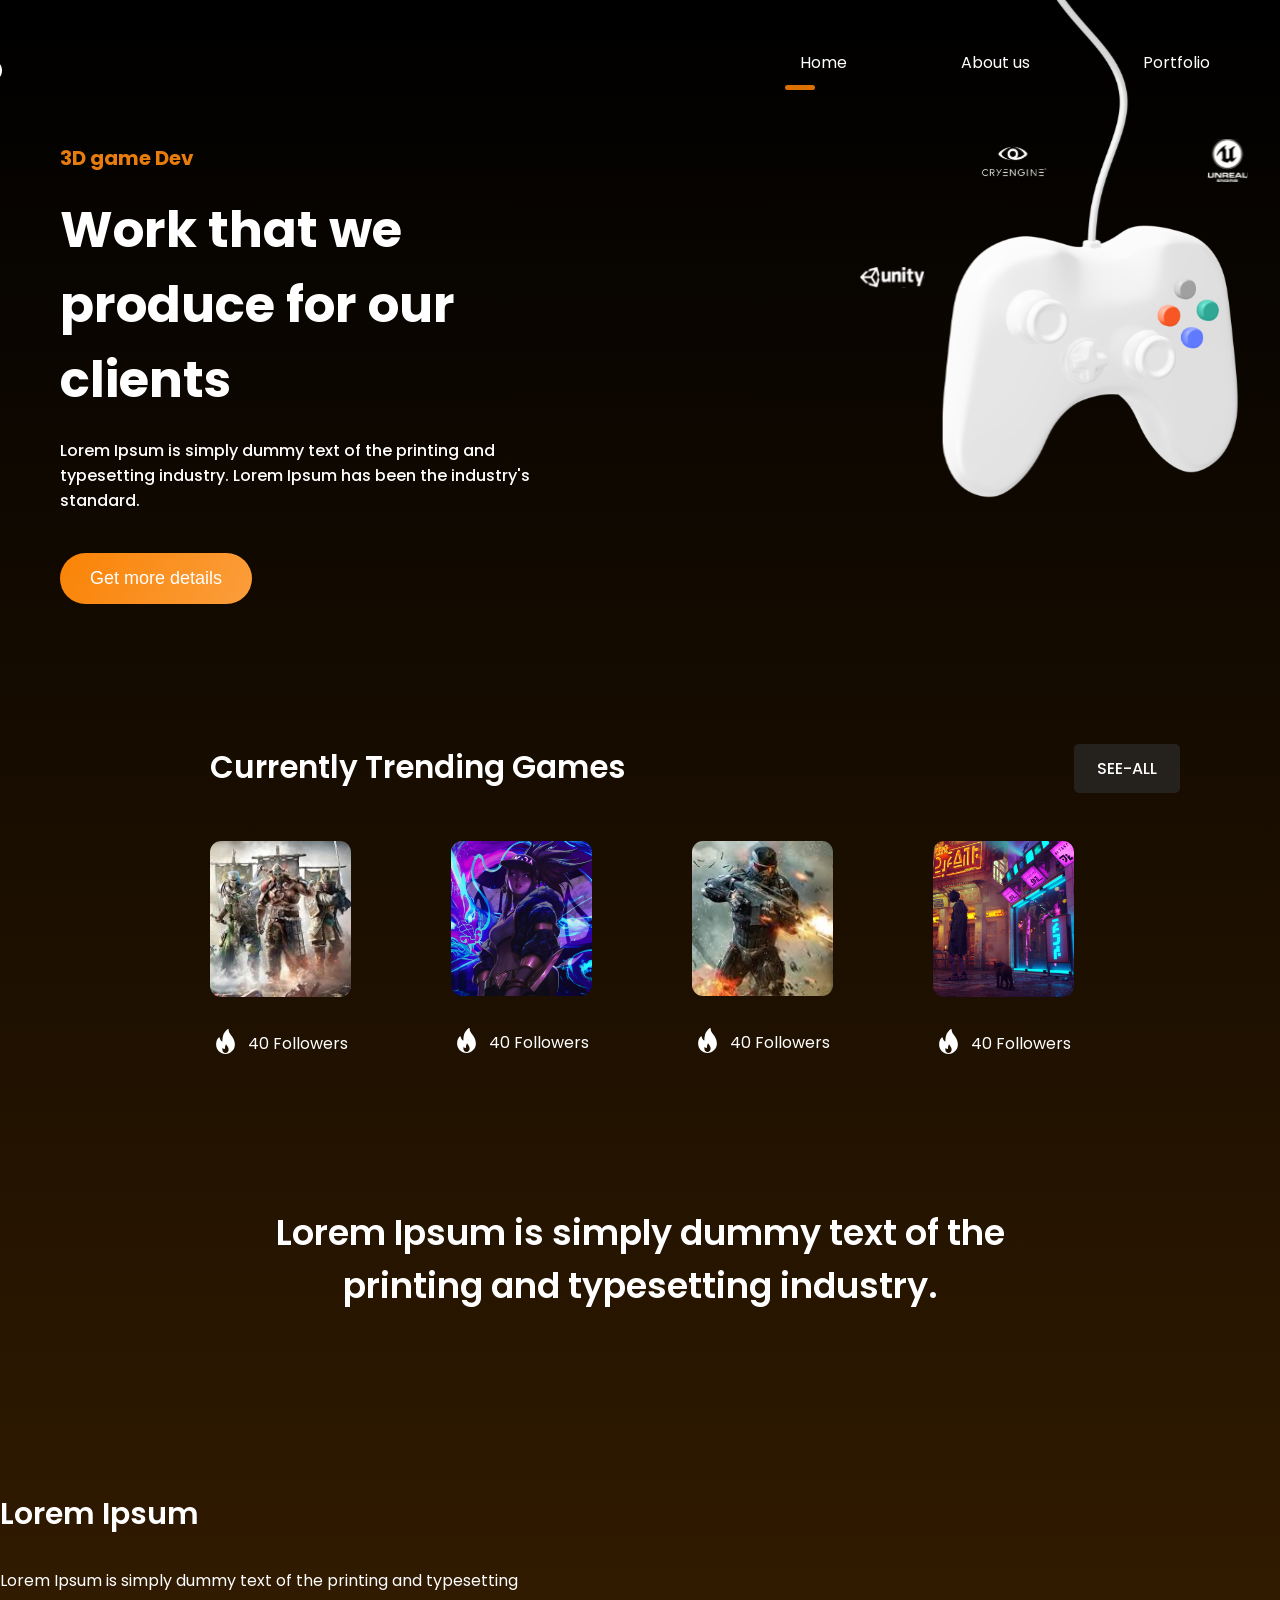
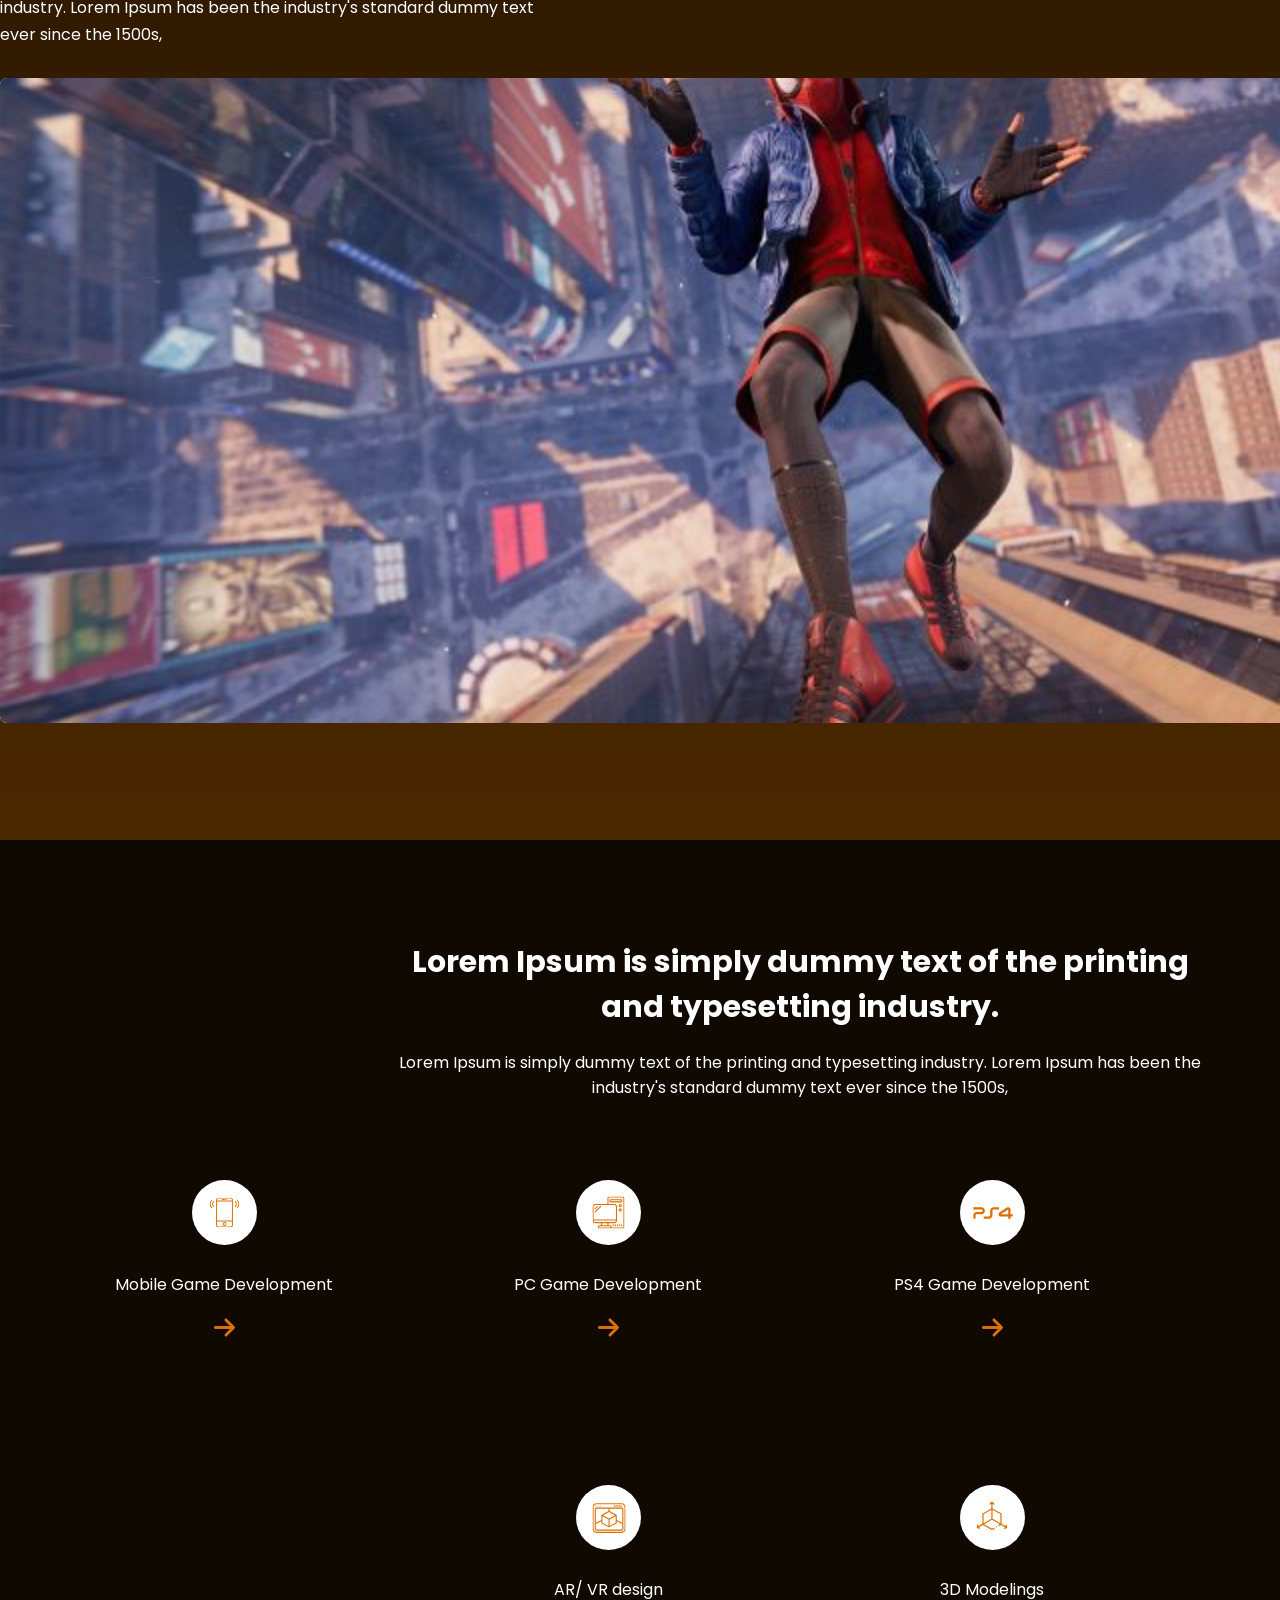
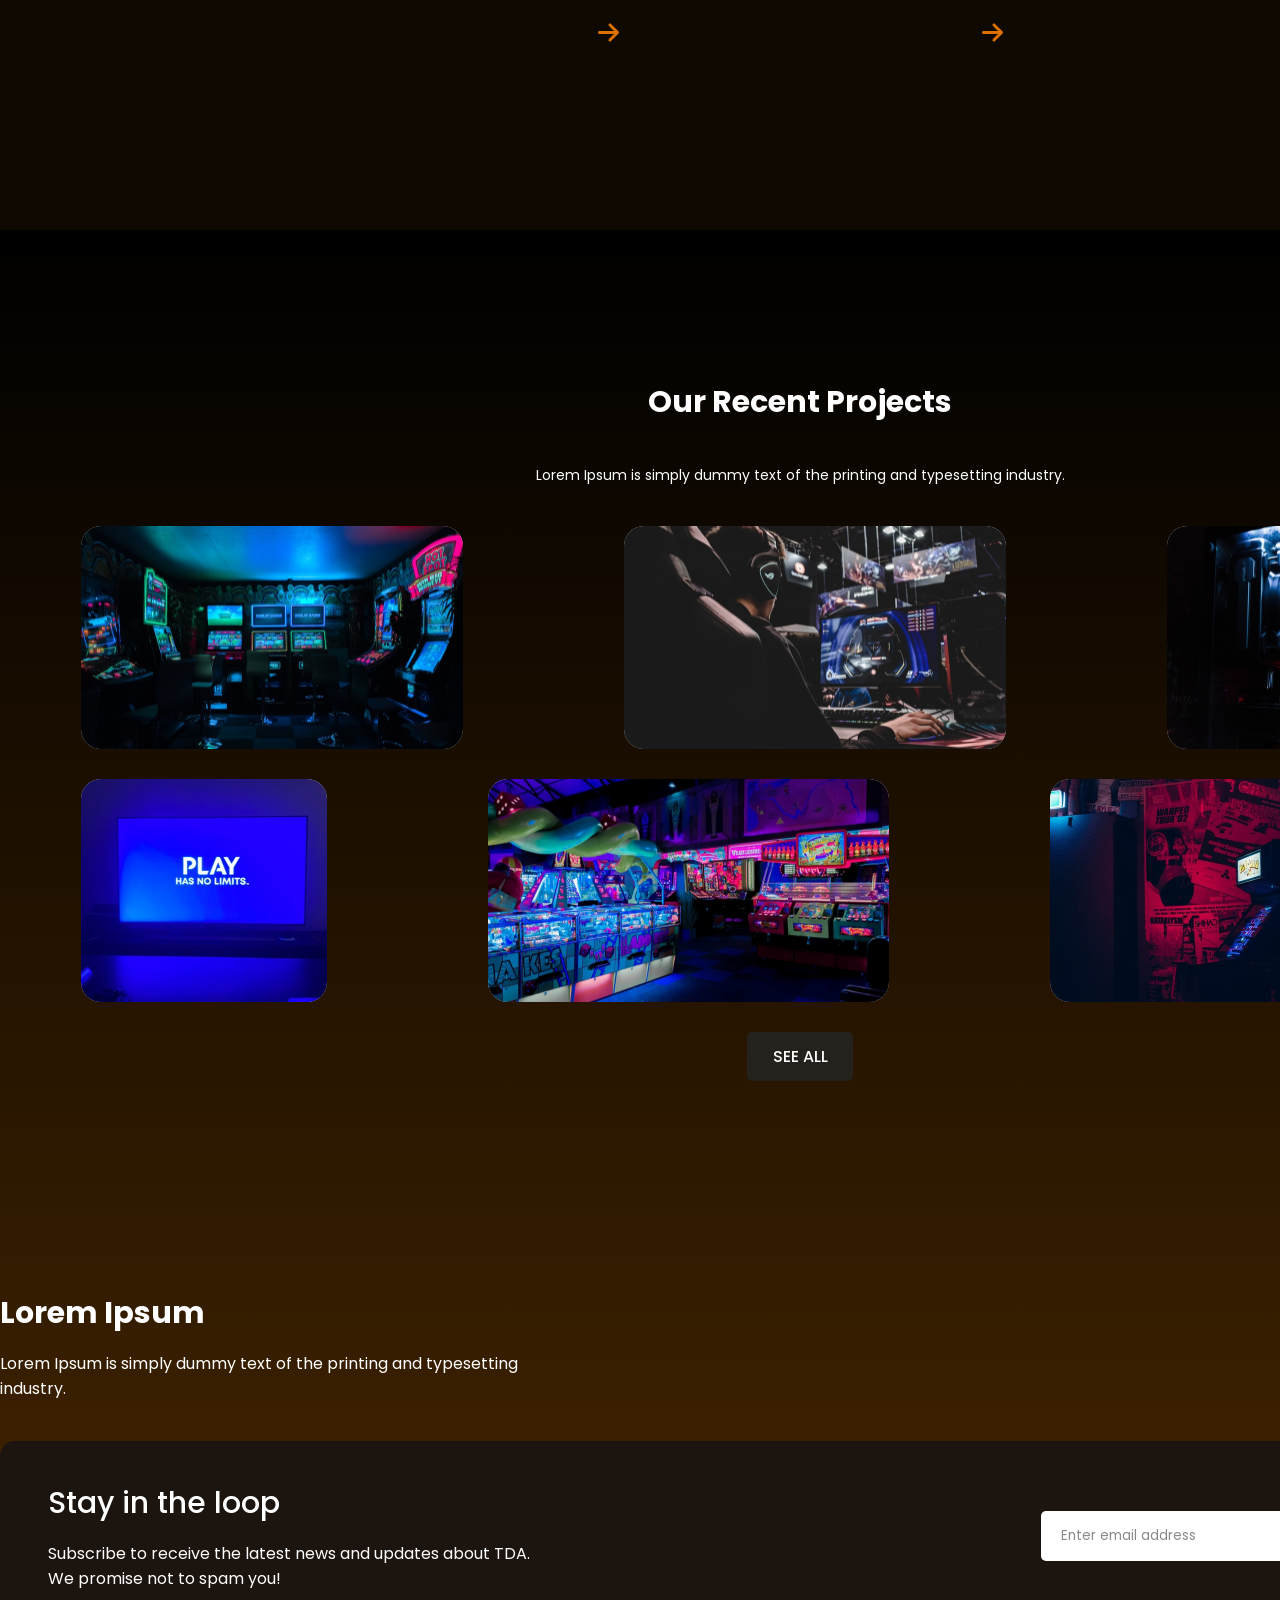
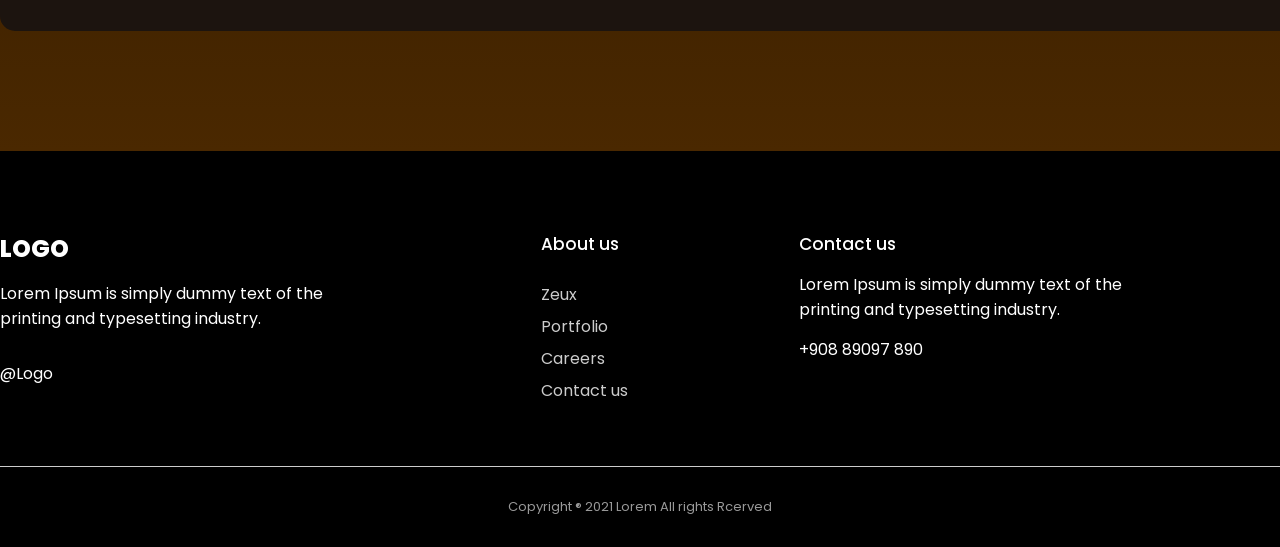
<file: index.html>
<!DOCTYPE html>
<html lang="en">
<head>
    <meta charset="UTF-8">
    <meta name="viewport" content="width=device-width, initial-scale=1.0">
    <title>Game WebSite</title>
    <link rel="stylesheet" href="css/main.css">
</head>

<body>
    <div class="fon">
        <header class="container">
            <span class="logo">logo</span>
            <nav>
                <ul>
                    <li class="active"><a href="index.html">Home</a></li>
                    <li><a href="about.html">About us</a></li>
                    <li><a href="portfolio.html">Portfolio</a></li>
                    <li><a href="news.html">News</a></li>
                    <li class="btn"><a href="contacts.html">Contact us</a></li>
                </ul>
            </nav>
        </header>

        <div class="hero container">
            <div class="hero-info">
                <h1>3D game Dev </h1>
                <h2>Work that we produce for our clients</h2>
                <p>Lorem Ipsum is simply dummy text of the printing and typesetting industry. Lorem Ipsum has been the industry's standard.</p>
                <button class="btn">Get more details</button>
                <img src="img/joystick.svg" alt="">
            </div>
        </div>
        <div class="trending">
            <a href="#" class="see-all">SEE-ALL</a>
            <h3>Currently Trending Games</h3>
            
            <div class="game">
                <div class="bebra">
                    <img src="img/game1.svg" alt="">
                    <span><img src="img/fire.svg" alt="">40 Followers</span>
                </div>
                <div class="bebra">
                    <img src="img/game2.svg" alt="">
                    <span><img src="img/fire.svg" alt="">40 Followers</span>
                </div>
                <div class="bebra">
                    <img src="img/game3.svg" alt="">
                    <span><img src="img/fire.svg" alt="">40 Followers</span>
                </div>
                <div class="bebra">
                    <img src="img/game4.svg" alt="">
                    <span><img src="img/fire.svg" alt="">40 Followers</span>
                </div>
            </div>
        </div>

        <div class="container big-text">
            <p>Lorem Ipsum is simply dummy text of the printing and typesetting industry.</p>
        </div>

        <div class="container banner">
            <h3>Lorem Ipsum</h3>
            <p>Lorem Ipsum is simply dummy text of the printing and typesetting industry. Lorem Ipsum has been the industry's standard dummy text ever since the 1500s,</p>
            <img src="img/banner.svg" alt="">
            </div>
        </div>
    </div>
    <div class="info">
        <div class="container">
            <h3>Lorem Ipsum is simply dummy text of the printing and typesetting industry.</h3>
            <p>Lorem Ipsum is simply dummy text of the printing and typesetting industry. Lorem Ipsum has been the industry's standard dummy text ever since the 1500s,</p>
            <div class="info-img">
                <div class="block">
                    <img src="img/info1.svg" alt="">
                    <p>Mobile Game Development</p>
                    <img src="img/arrow.svg" alt="">
                </div>
                <div class="block">
                    <img src="img/info2.svg" alt="">
                    <p>PC Game Development</p>
                    <img src="img/arrow.svg" alt="">
                </div>
                <div class="block">
                    <img src="img/info3.svg" alt="">
                    <p>PS4 Game Development</p>
                    <img src="img/arrow.svg" alt="">
                </div>
                <div class="block">
                    <img src="img/info4.svg" alt="">
                    <p>AR/VR Solutions</p>
                    <img src="img/arrow.svg" alt="">
                </div>
                <div class="block">
                    <img src="img/info5.svg" alt="">
                    <p>AR/ VR design</p>
                    <img src="img/arrow.svg" alt="">
                </div>
                <div class="block">
                    <img src="img/info6.svg" alt="">
                    <p>3D Modelings</p>
                    <img src="img/arrow.svg" alt="">
                </div>
            </div>
        </div>
    </div>
    <div class="fon">
        <div class="container project">
            <h3>Our Recent Projects</h3>
            <p>Lorem Ipsum is simply dummy text of the printing and typesetting industry. </p>
            <div class="images">
                <img src="img/project1.svg" alt="">
                <img src="img/project2.svg" alt="">
                <img src="img/project3.svg" alt="">
            </div>
            <div class="images">
                <img src="img/project4.svg" alt="">
                <img src="img/project5.svg" alt="">
                <img src="img/project6.svg" alt="">
            </div>
            <a href="#" class="see-all"> SEE ALL</a>
        </div>
        <div class="container email">
            <h3>Lorem Ipsum</h3>
            <p>Lorem Ipsum is simply dummy text of the printing and typesetting industry. </p>
            <div class="block">
                <div>
                    <h4>Stay in the loop</h4>
                    <p>Subscribe to receive the latest news and updates about TDA.
                        We promise not to spam you! </p>
                </div>
                <div>
                    <input type="email" id="emailField" placeholder="Enter email address">
                    <button onclick="checkEmail()">Continue</button>
                </div>
            </div>
        </div>
    </div>
    <footer>
        <div class="block container">
            <div>
                <span class="logo">LOGO</span>
                <p>Lorem Ipsum is simply dummy text of the printing and typesetting industry. </p>
                <a href="index.html" class="link">@Logo</a>
            </div>
            <div>
                <h4>About us</h4>
                <ul>
                    <li>Zeux</li>
                    <li>Portfolio</li>
                    <li>Careers</li>
                    <li>Contact us</li>
                </ul>
            </div>
            <div>
                <h4>Contact us</h4>
                <p>Lorem Ipsum is simply dummy text of the printing and typesetting industry. </p>
                <p>+908 89097 890</p>
            </div>
            <div>
                <img src="img/znak1.svg" alt="">
                <img src="img/znak2.svg" alt="">
                <img src="img/znak3.svg" alt="">
                <img src="img/znak4.svg" alt="">
            </div>
        </div>
        <hr>
        <p>Copyright ® 2021 Lorem All rights Rcerved</p>
    </footer>
    <script>
        function checkEmail() {
            let email = document.querySelector('#emailField').value;
            if (!email.includes('@')) alert ('Несуществующая почта!');
            else if (!email.includes('.')) alert ('Несуществующая почта!');
            else alert ('Сообщение отправлено на почту.');
        }
    </script>

    
</body>


</html>
</file>
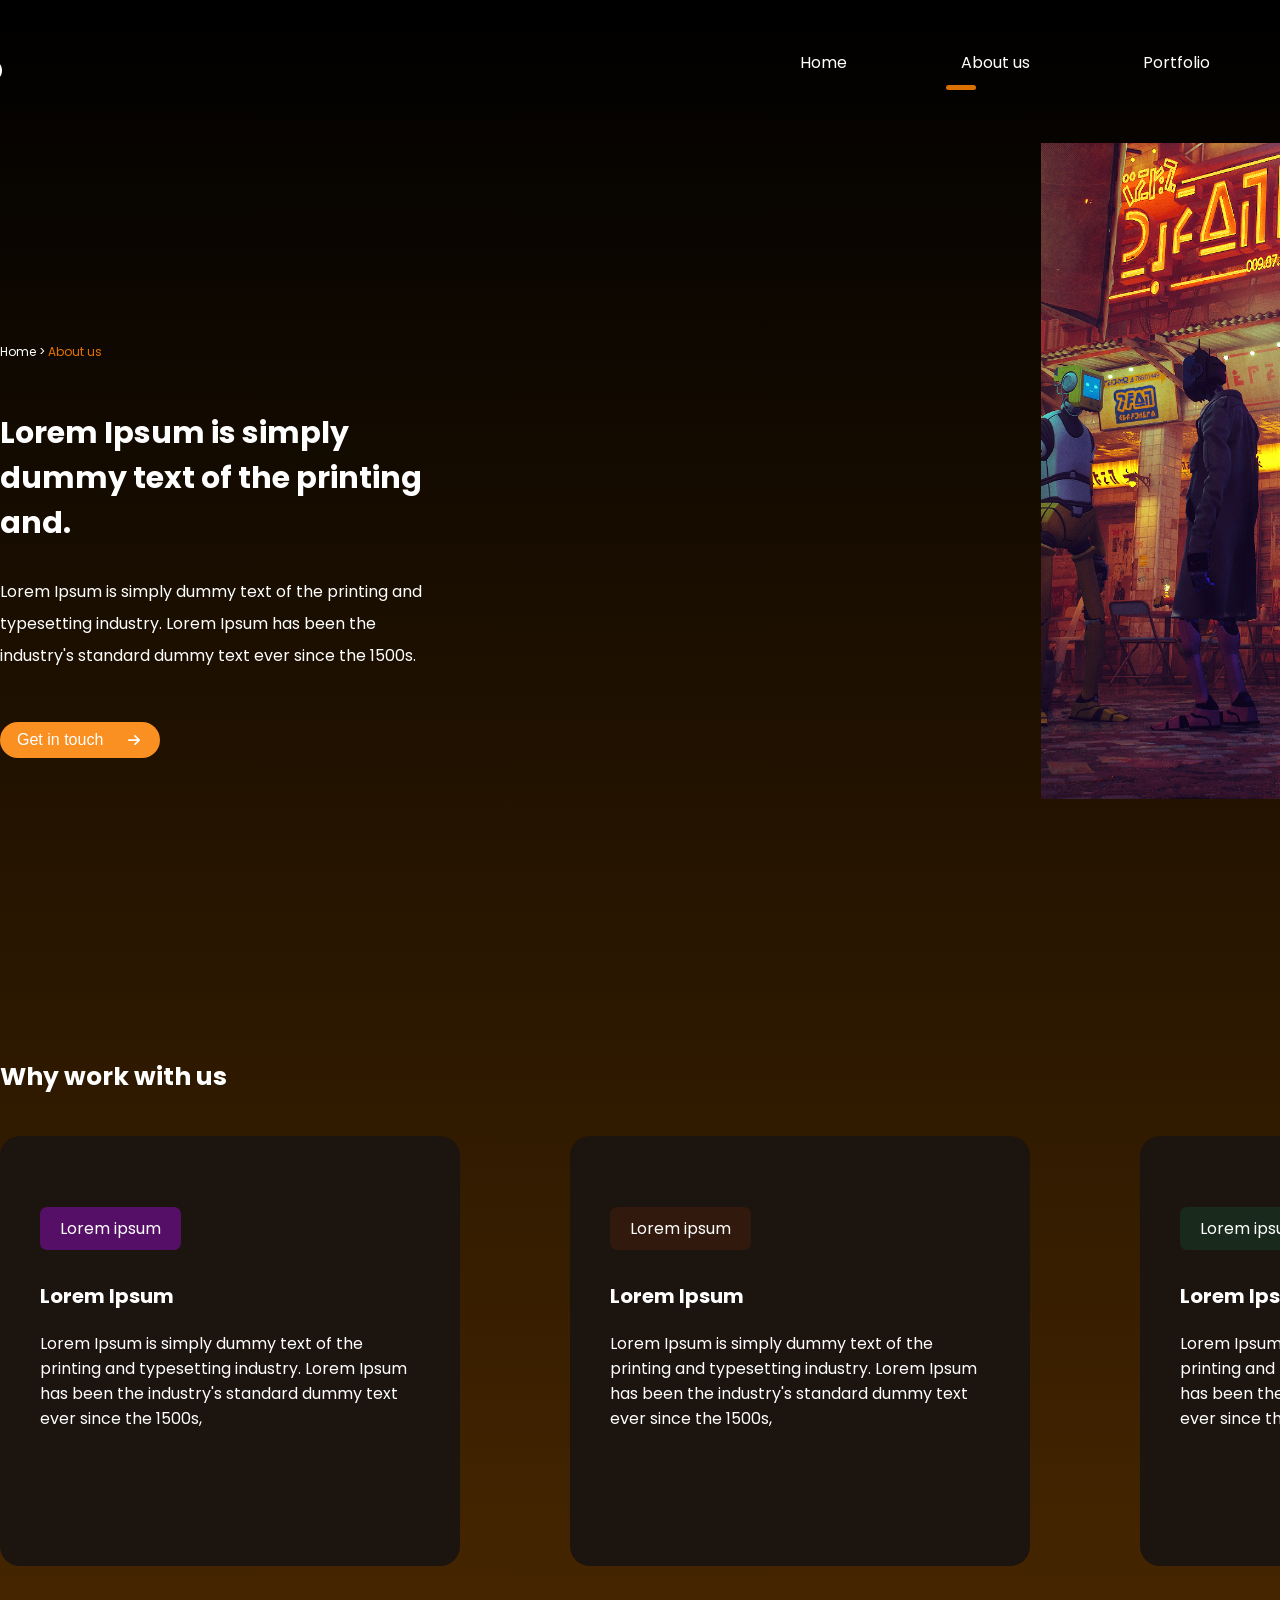
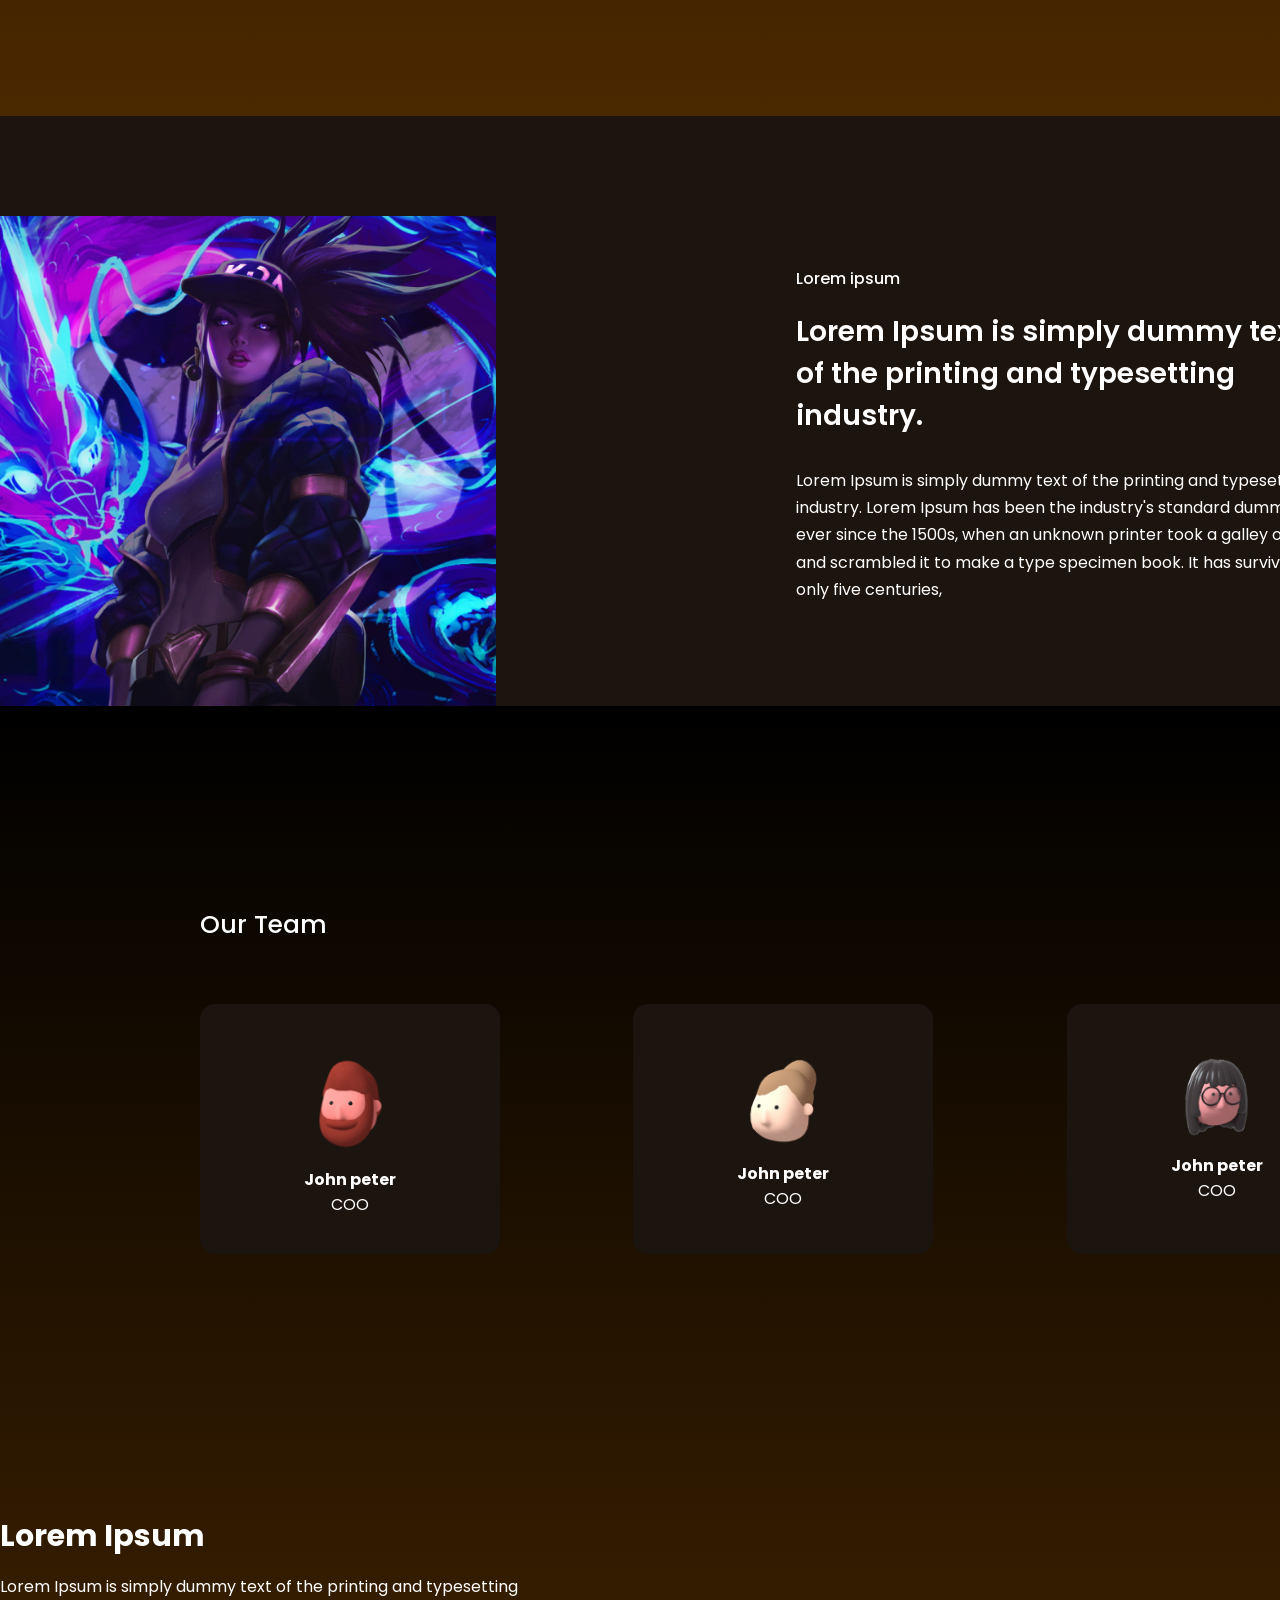
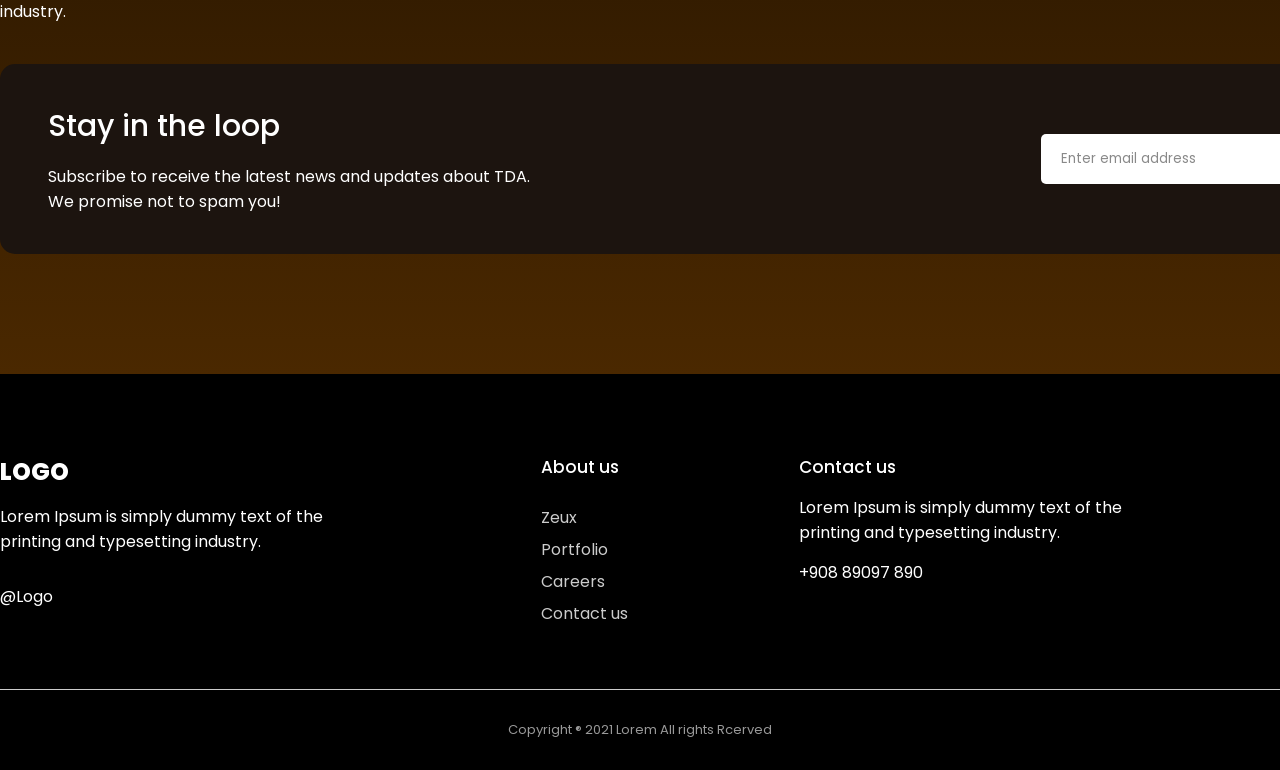
<file: about.html>
<!DOCTYPE html>
<html lang="en">
<head>
    <meta charset="UTF-8">
    <meta name="viewport" content="width=device-width, initial-scale=1.0">
    <title>Game WebSite</title>
    <link rel="stylesheet" href="css/main.css">
</head>

<body>
    <div class="fon">
        <header class="container">
            <span class="logo">logo</span>
            <nav>
                <ul>
                    <li><a href="index.html">Home</a></li>
                    <li class="active"><a href="about.html">About us</a></li>
                    <li><a href="portfolio.html">Portfolio</a></li>
                    <li><a href="news.html">News</a></li>
                    <li class="btn"><a href="contacts.html">Contact us</a></li>
                </ul>
            </nav>
        </header>

        <div class="about container">
            <div class="obs">
                <div class="infor">
                    <a href="index.html">Home</a>
                    <span>></span>
                    <a href="about.html">About us</a>
                </div>
                <div class="text">
                    <h1>Lorem Ipsum is simply dummy text of the printing and.</h1>
                    <p>Lorem Ipsum is simply dummy text of the printing and typesetting industry. Lorem Ipsum has been the industry's standard dummy text ever since the 1500s.</p>
                    <button class="btn">Get in touch <img src="img/strelka.svg" alt=""></button>
                </div>
                <img src="img/about.svg" alt="">
            </div>
        </div>     
        
        <div class="otziv container">
            <h2>Why work with us</h2>
            <div class="blocks">
                <div class="block">
                    <span class="b purple">Lorem ipsum</span>
                    <h3>Lorem Ipsum</h3>
                    <p>Lorem Ipsum is simply dummy text of the printing and typesetting industry. Lorem Ipsum has been the industry's standard dummy text ever since the 1500s,</p>
                </div>
                <div class="block">
                    <span class="b brown">Lorem ipsum</span>
                    <h3>Lorem Ipsum</h3>
                    <p>Lorem Ipsum is simply dummy text of the printing and typesetting industry. Lorem Ipsum has been the industry's standard dummy text ever since the 1500s,</p>
                </div>
                <div class="block">
                    <span class="b green">Lorem ipsum</span>
                    <h3>Lorem Ipsum</h3>
                    <p>Lorem Ipsum is simply dummy text of the printing and typesetting industry. Lorem Ipsum has been the industry's standard dummy text ever since the 1500s,</p>
                </div>
            </div>
        </div>
    
    </div>
    <div class="devka">
        <div class="container">
            <img src="img/devka.svg" alt="">
            <div class="devka-info">
                <h4>Lorem ipsum</h4>
                <h2>Lorem Ipsum is simply dummy text of the printing and typesetting industry. </h2>
                <p>Lorem Ipsum is simply dummy text of the printing and typesetting industry. Lorem Ipsum has been the industry's standard dummy text ever since the 1500s, when an unknown printer took a galley of type and scrambled it to make a type specimen book. It has survived not only five centuries,</p>
            </div>
            
        </div>
    </div>
    <div class="fon">
        <div class="team container">
            <h2>Our Team</h2>
            <div class="blocks1">
                <div class="block">
                    <img src="img/team1.svg" alt="">
                    <h4>John peter</h4>
                    <p>COO</p>
                </div>
                <div class="block">
                    <img src="img/team2.svg" alt="">
                    <h4>John peter</h4>
                    <p>COO</p>
                </div>
                <div class="block">
                    <img src="img/team3.svg" alt="">
                    <h4>John peter</h4>
                    <p>COO</p>
                </div>
                <div class="block">
                    <img src="img/team4.svg" alt="">
                    <h4>John peter</h4>
                    <p>COO</p>
                </div>
            </div>
        </div>
        <div class="container email">
            <h3>Lorem Ipsum</h3>
            <p>Lorem Ipsum is simply dummy text of the printing and typesetting industry. </p>
            <div class="block">
                <div>
                    <h4>Stay in the loop</h4>
                    <p>Subscribe to receive the latest news and updates about TDA.
                        We promise not to spam you! </p>
                </div>
                <div>
                    <input type="email" id="emailField" placeholder="Enter email address">
                    <button onclick="checkEmail()">Continue</button>
                </div>
            </div>
        </div>
    </div>
    <footer>
        <div class="block container">
            <div>
                <span class="logo">LOGO</span>
                <p>Lorem Ipsum is simply dummy text of the printing and typesetting industry. </p>
                <a href="index.html" class="link">@Logo</a>
            </div>
            <div>
                <h4>About us</h4>
                <ul>
                    <li>Zeux</li>
                    <li>Portfolio</li>
                    <li>Careers</li>
                    <li>Contact us</li>
                </ul>
            </div>
            <div>
                <h4>Contact us</h4>
                <p>Lorem Ipsum is simply dummy text of the printing and typesetting industry. </p>
                <p>+908 89097 890</p>
            </div>
            <div>
                <img src="img/znak1.svg" alt="">
                <img src="img/znak2.svg" alt="">
                <img src="img/znak3.svg" alt="">
                <img src="img/znak4.svg" alt="">
            </div>
        </div>
        <hr>
        <p>Copyright ® 2021 Lorem All rights Rcerved</p>
    </footer>
    <script>
        function checkEmail() {
            let email = document.querySelector('#emailField').value;
            if (!email.includes('@')) alert ('Несуществующая почта!');
            else if (!email.includes('.')) alert ('Несуществующая почта!');
            else alert ('Сообщение отправлено на почту.');
        }
    </script>

    
</body>


</html>
</file>
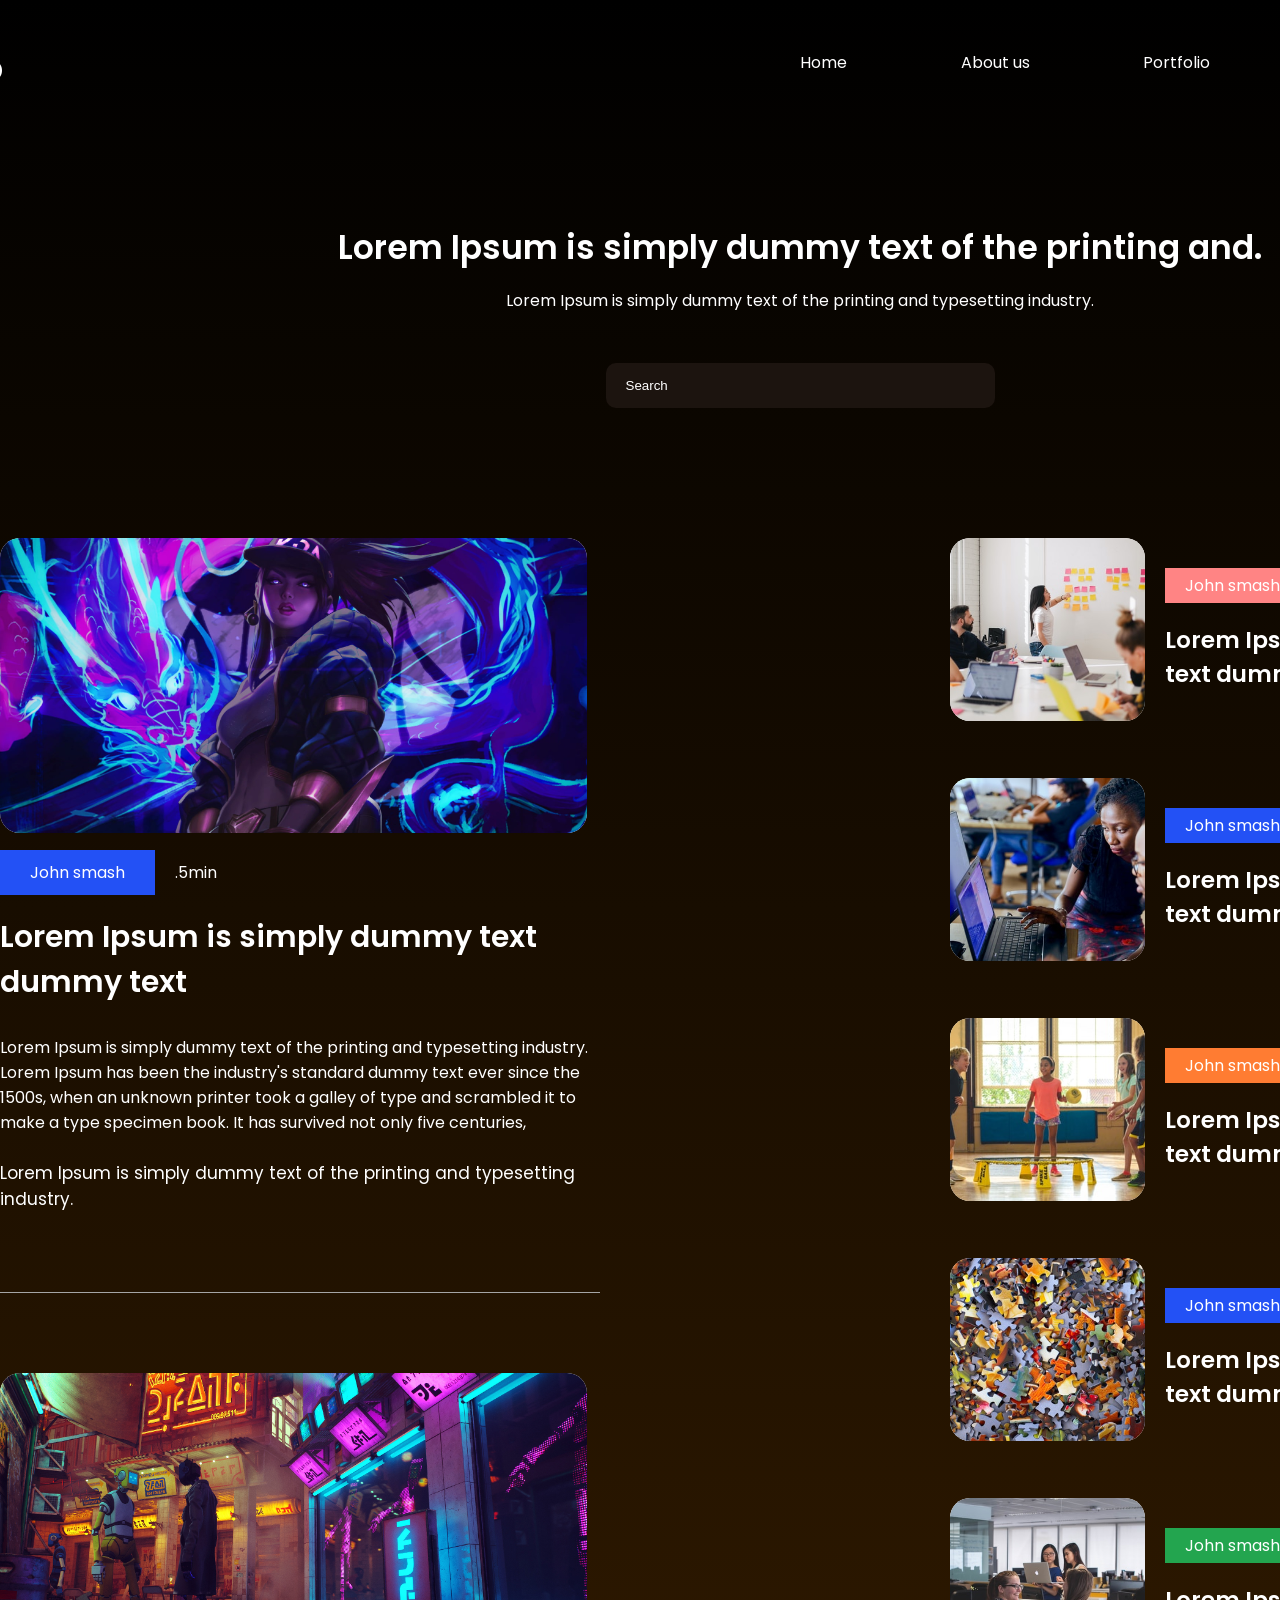
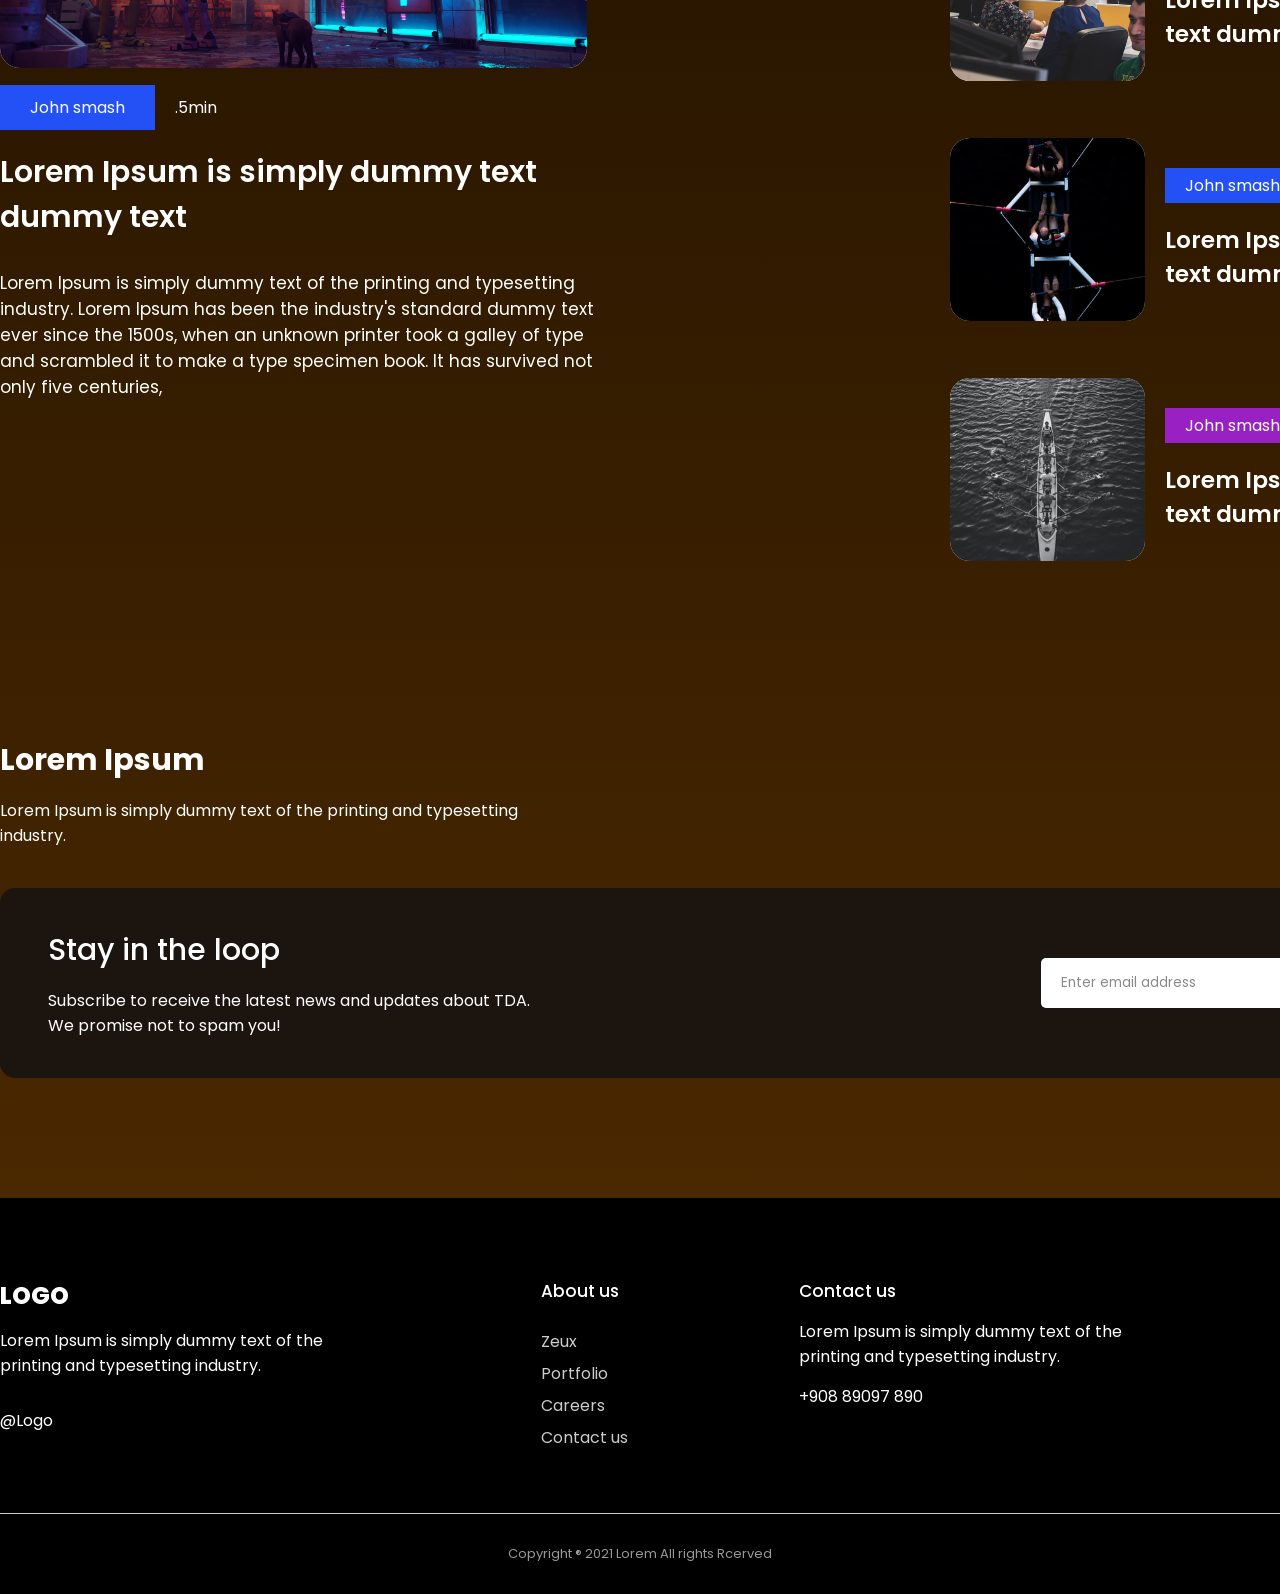
<file: news.html>
<!DOCTYPE html>
<html lang="en">
<head>
    <meta charset="UTF-8">
    <meta name="viewport" content="width=device-width, initial-scale=1.0">
    <title>Game WebSite</title>
    <link rel="stylesheet" href="css/main.css">
</head>

<body>
    <div class="fon">
        <header class="container">
            <span class="logo">logo</span>
            <nav>
                <ul>
                    <li><a href="index.html">Home</a></li>
                    <li><a href="about.html">About us</a></li>
                    <li><a href="portfolio.html">Portfolio</a></li>
                    <li class="active"><a href="news.html">News</a></li>
                    <li class="btn"><a href="contacts.html">Contact us</a></li>
                </ul>
            </nav>
        </header>

        <div class="news container">
            <div>
                <h2>Lorem Ipsum is simply dummy text of the printing and.</h2>
                <p>Lorem Ipsum is simply dummy text of the printing and typesetting industry. </p>
            </div>
            <div>
                <input type="text" placeholder="Search">
            </div>
        </div>
        <div class="new container">
            <div class="blocks2">
                <div class="block-img">
                    <img src="img/devka2.svg" alt="">
                </div>
                <div class="block-meta">
                    <span class="blue">John smash</span>
                    <p>.5min</p>
                </div>
                <div class="block-text">
                    <h3>Lorem Ipsum is simply dummy text dummy text </h3>
                    <p>Lorem Ipsum is simply dummy text of the printing and typesetting industry. Lorem Ipsum has been the industry's standard dummy text ever since the 1500s, when an unknown printer took a galley of type and scrambled it to make a type specimen book. It has survived not only five centuries,</p>
                    <p>Lorem Ipsum is simply dummy text of the printing and typesetting industry. </p>
                </div>
                <hr>
                <div class="block-img">
                    <img src="img/about1.svg" alt="">
                </div>
                <div class="block-meta">
                    <span class="blue">John smash</span>
                    <p>.5min</p>
                </div>
                <div class="block-text">
                    <h3>Lorem Ipsum is simply dummy text dummy text </h3>
                    <p>Lorem Ipsum is simply dummy text of the printing and typesetting industry. Lorem Ipsum has been the industry's standard dummy text ever since the 1500s, when an unknown printer took a galley of type and scrambled it to make a type specimen book. It has survived not only five centuries,</p>
                </div>
            </div>
            <div class="blocks3">
                <div class="blocks3-item">
                    <div class="block-img1">
                        <img src="img/news1.svg" alt="">
                    </div>
                    <div class="block-content">
                        <div class="block-meta1">
                            <span class="pink">John smash</span>
                            <p>.5min</p>
                        </div>
                        <h3>Lorem Ipsum is simply dummy text dummy text ? </h3>
                    </div>
                </div>

                <div class="blocks3-item">
                    <div class="block-img1">
                        <img src="img/news2.svg" alt="">
                    </div>
                    <div class="block-content">
                        <div class="block-meta1">
                            <span class="blue">John smash</span>
                            <p>.5min</p>
                        </div>
                        <h3>Lorem Ipsum is simply dummy text dummy text ? </h3>
                    </div>
                </div>

                <div class="blocks3-item">
                    <div class="block-img1">
                        <img src="img/news3.svg" alt="">
                    </div>
                    <div class="block-content">
                        <div class="block-meta1">
                        <span class="orange">John smash</span>
                        <p>.5min</p>
                    </div>
                    <h3>Lorem Ipsum is simply dummy text dummy text ? </h3>
                    </div>
                </div>

                <div class="blocks3-item">
                    <div class="block-img1">
                        <img src="img/news4.svg" alt="">
                    </div>
                    <div class="block-content">
                        <div class="block-meta1">
                        <span class="blue">John smash</span>
                        <p>.5min</p>
                    </div>
                    <h3>Lorem Ipsum is simply dummy text dummy text ? </h3>
                    </div>
                </div>

                <div class="blocks3-item">
                    <div class="block-img1">
                        <img src="img/news5.svg" alt="">
                    </div>
                    <div class="block-content">
                        <div class="block-meta1">
                        <span class="green">John smash</span>
                        <p>.5min</p>
                    </div>
                    <h3>Lorem Ipsum is simply dummy text dummy text ? </h3>
                    </div>
                </div>

                <div class="blocks3-item">
                    <div class="block-img1">
                        <img src="img/news6.svg" alt="">
                    </div>
                    <div class="block-content">
                        <div class="block-meta1">
                        <span class="blue">John smash</span>
                        <p>.5min</p>
                    </div>
                    <h3>Lorem Ipsum is simply dummy text dummy text ? </h3>
                    </div>
                </div>

                <div class="blocks3-item">
                    <div class="block-img1">
                        <img src="img/news7.svg" alt="">
                    </div>
                    <div class="block-content">
                        <div class="block-meta1">
                        <span class="purple">John smash</span>
                        <p>.5min</p>
                    </div>
                    <h3>Lorem Ipsum is simply dummy text dummy text ? </h3>
                    </div>
                </div>

                
            </div>
        </div>
        <div class="container email">
            <h3>Lorem Ipsum</h3>
            <p>Lorem Ipsum is simply dummy text of the printing and typesetting industry. </p>
            <div class="block">
                <div>
                    <h4>Stay in the loop</h4>
                    <p>Subscribe to receive the latest news and updates about TDA.
                        We promise not to spam you! </p>
                </div>
                <div>
                    <input type="email" id="emailField" placeholder="Enter email address">
                    <button onclick="checkEmail()">Continue</button>
                </div>
            </div>
        </div>
            
    </div>


    <footer>
        <div class="block container">
            <div>
                <span class="logo">LOGO</span>
                <p>Lorem Ipsum is simply dummy text of the printing and typesetting industry. </p>
                <a href="index.html" class="link">@Logo</a>
            </div>
            <div>
                <h4>About us</h4>
                <ul>
                    <li>Zeux</li>
                    <li>Portfolio</li>
                    <li>Careers</li>
                    <li>Contact us</li>
                </ul>
            </div>
            <div>
                <h4>Contact us</h4>
                <p>Lorem Ipsum is simply dummy text of the printing and typesetting industry. </p>
                <p>+908 89097 890</p>
            </div>
            <div>
                <img src="img/znak1.svg" alt="">
                <img src="img/znak2.svg" alt="">
                <img src="img/znak3.svg" alt="">
                <img src="img/znak4.svg" alt="">
            </div>
        </div>
        <hr>
        <p>Copyright ® 2021 Lorem All rights Rcerved</p>
    </footer>
    <script>
        function checkEmail() {
            let email = document.querySelector('#emailField').value;
            if (!email.includes('@')) alert ('Несуществующая почта!');
            else if (!email.includes('.')) alert ('Несуществующая почта!');
            else alert ('Сообщение отправлено на почту.');
        }
    </script>

    
</body>


</html>
</file>
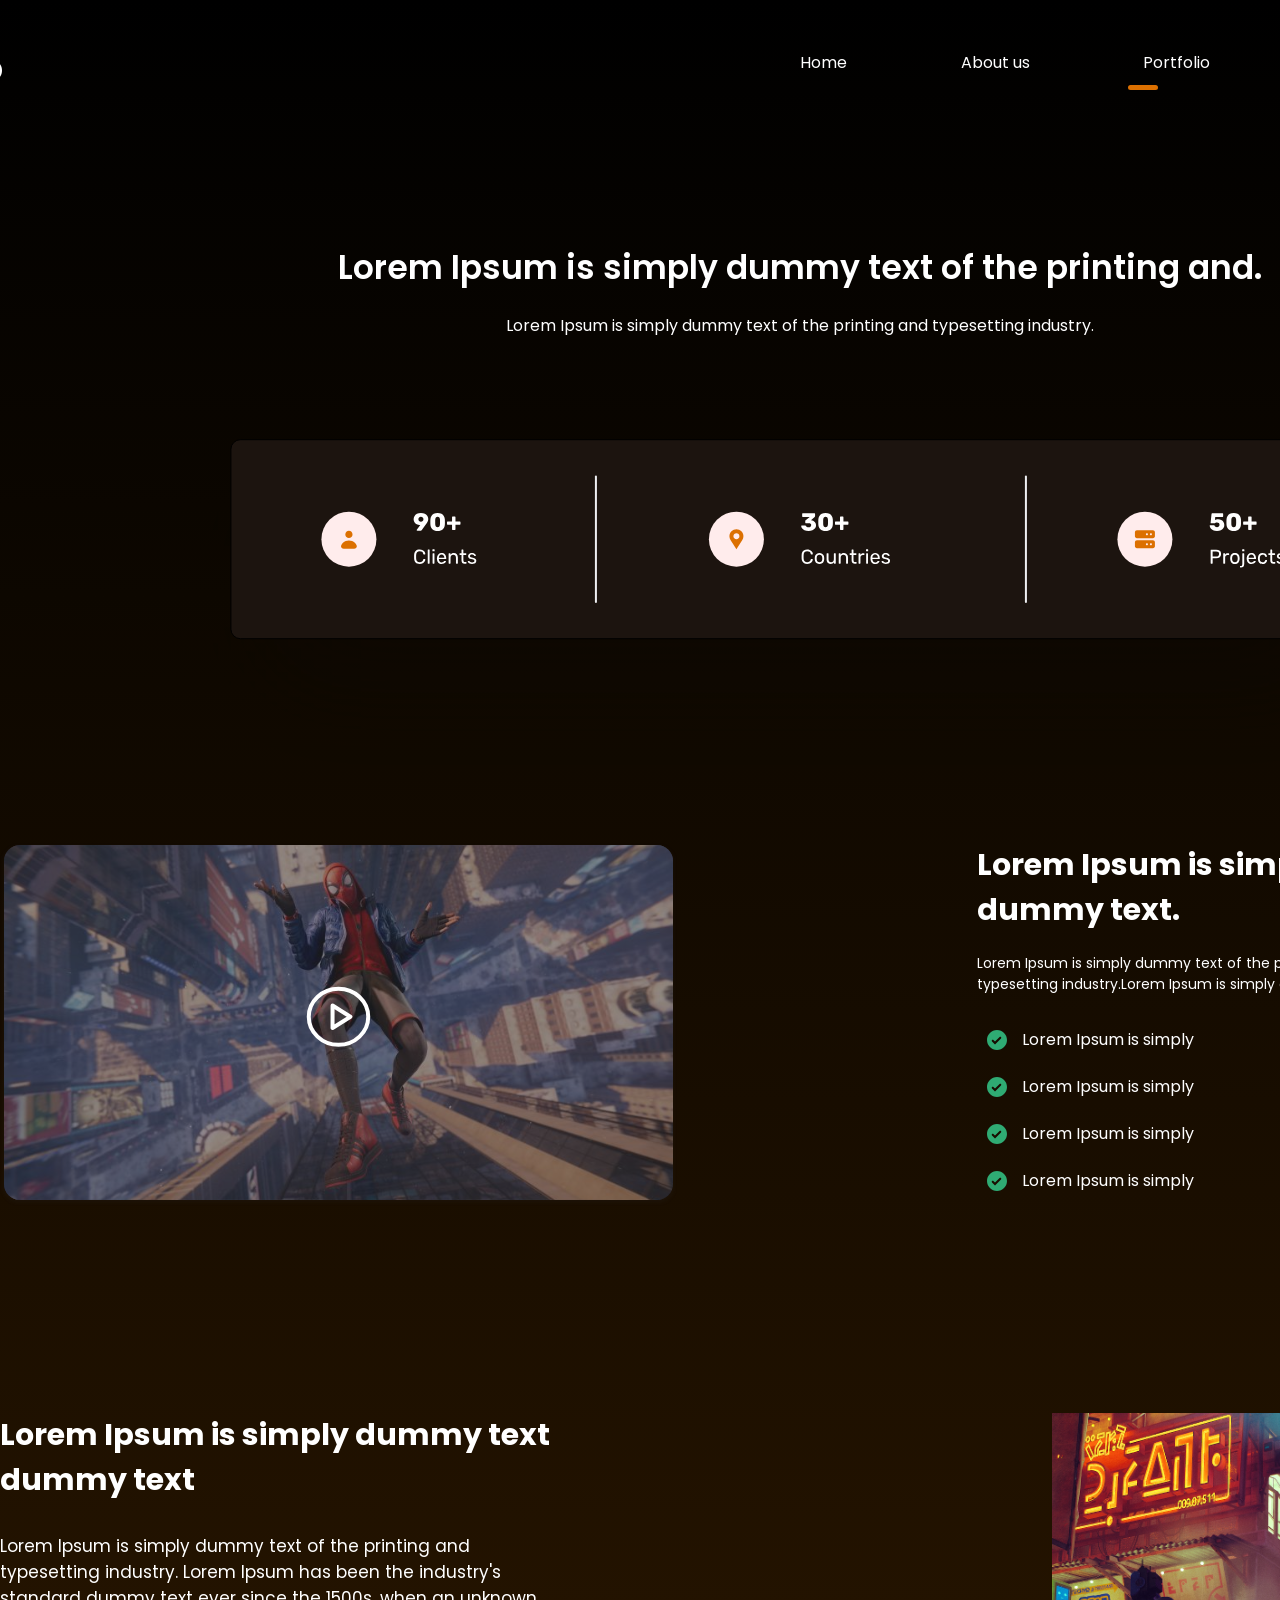
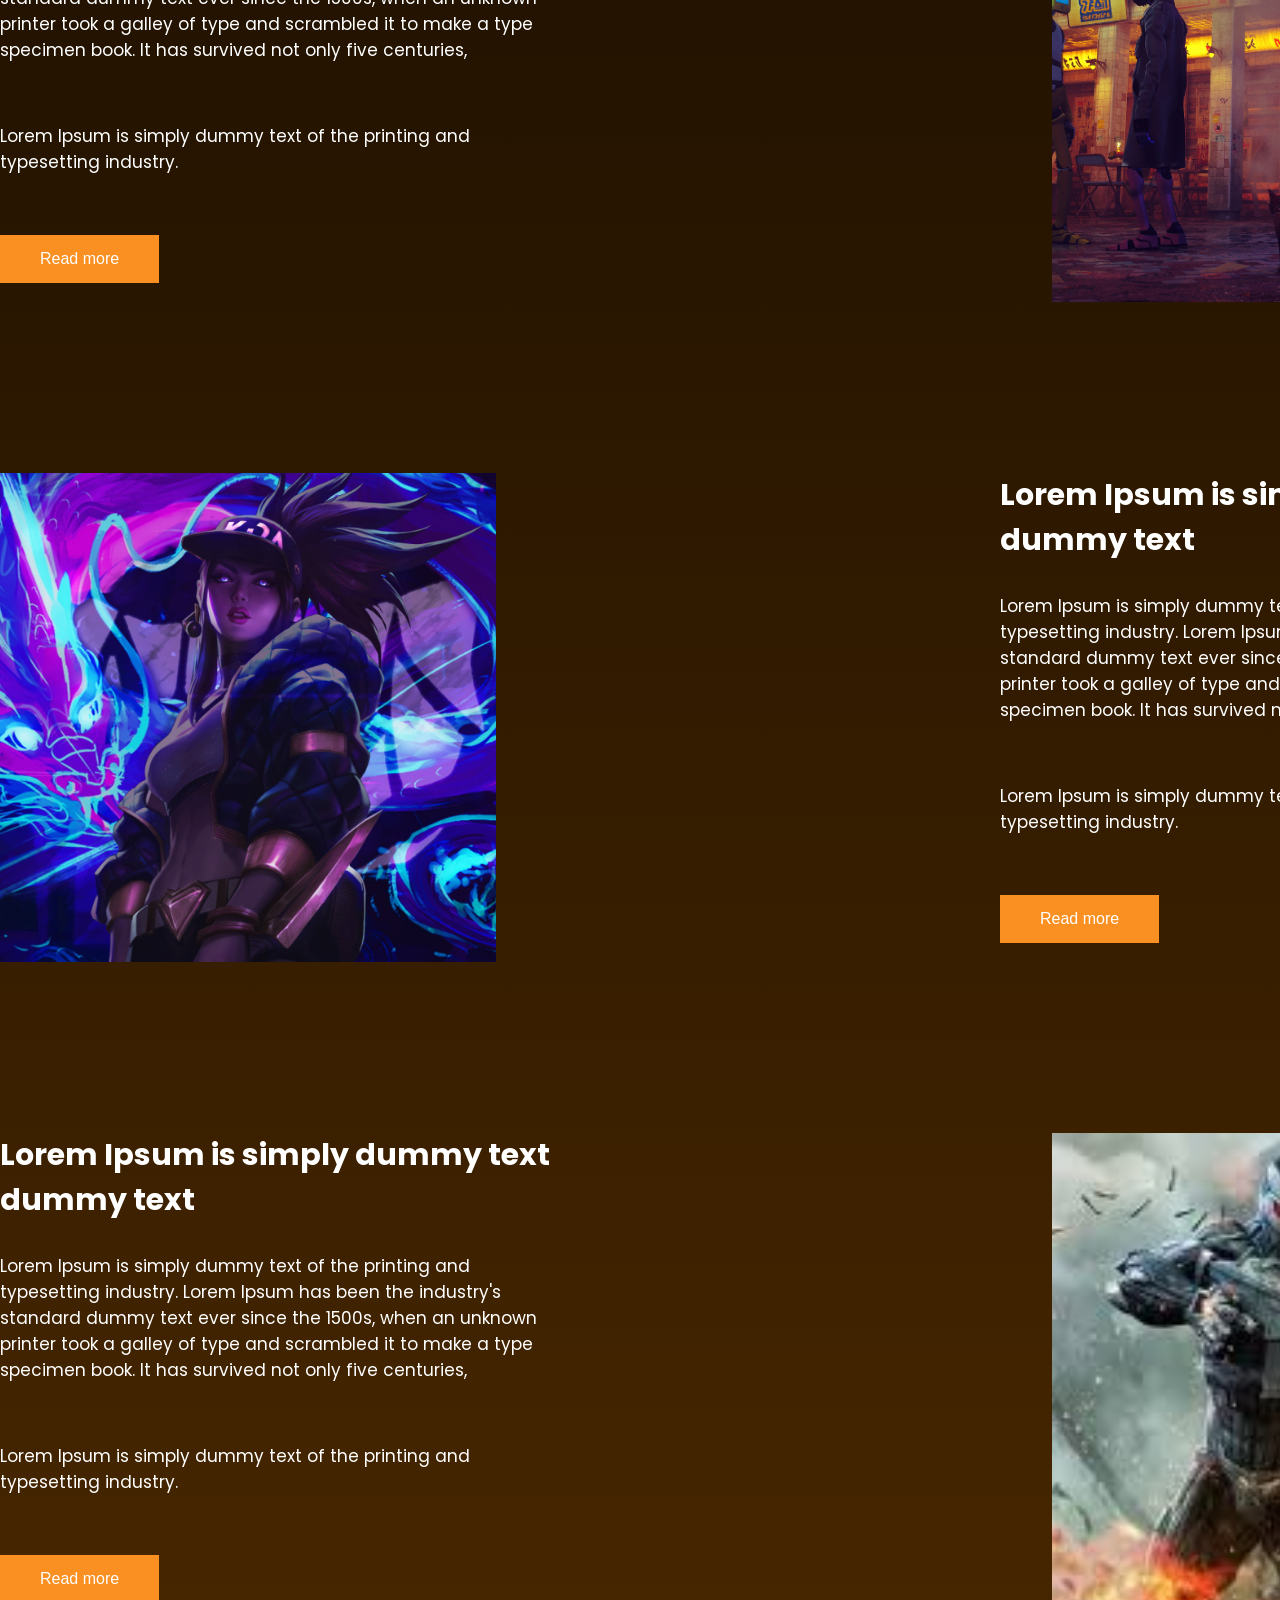
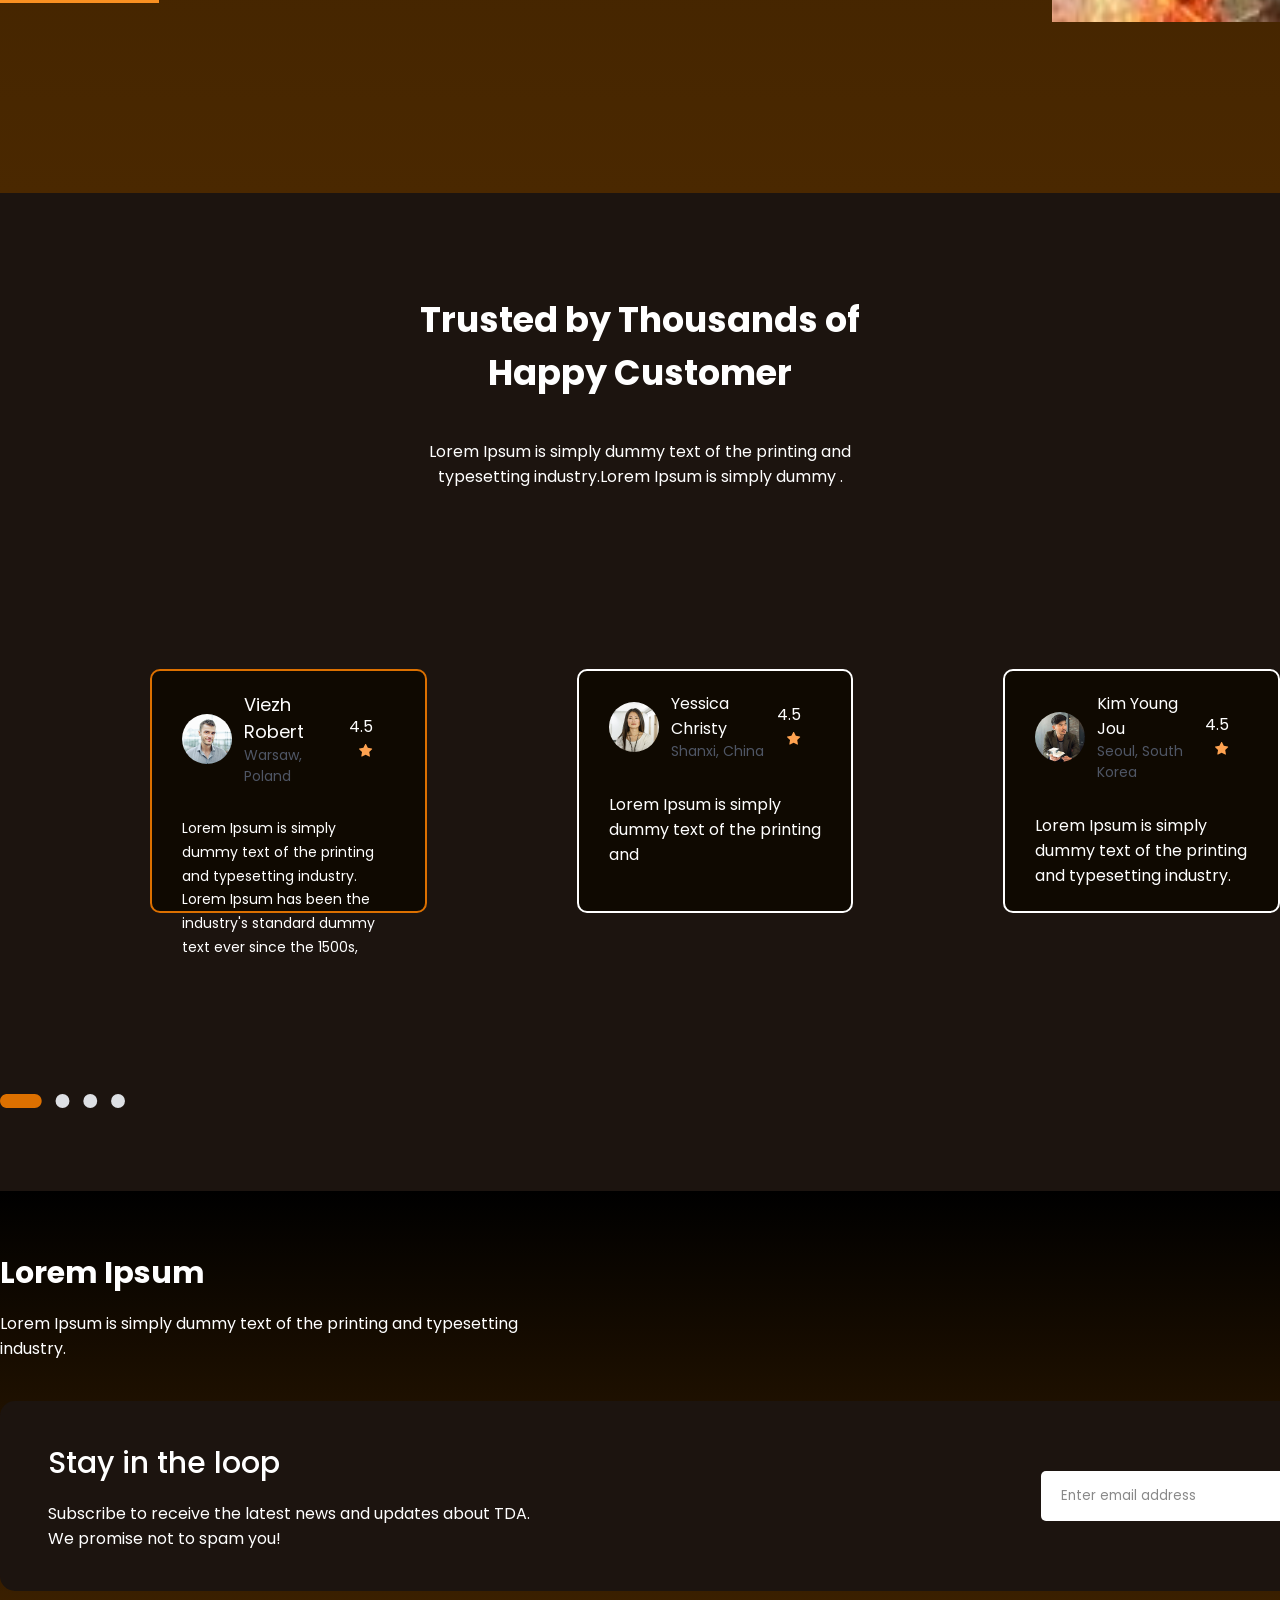
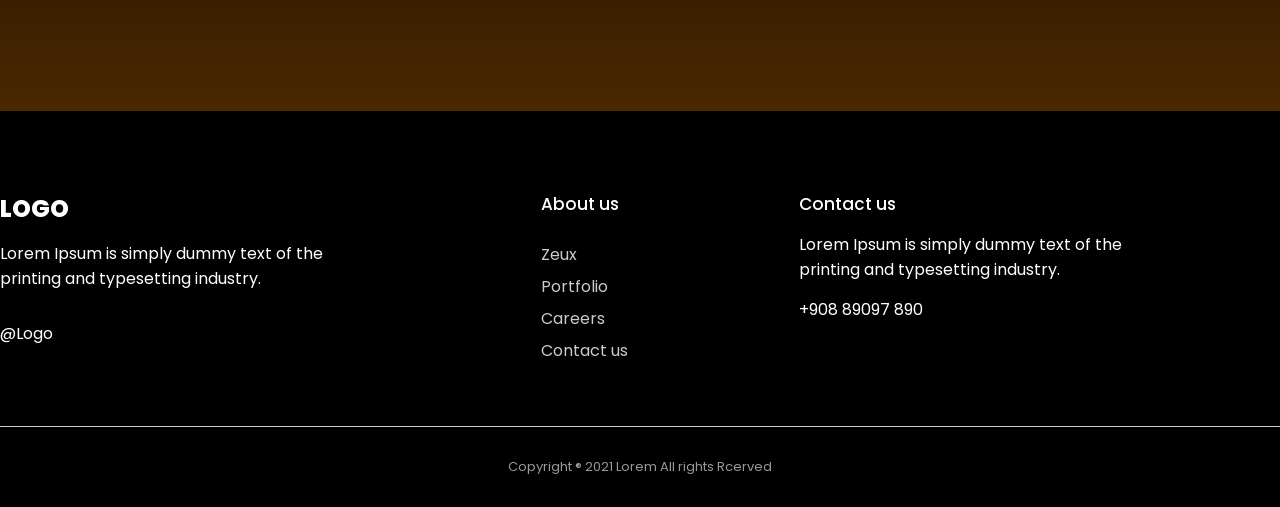
<file: portfolio.html>
<!DOCTYPE html>
<html lang="en">
<head>
    <meta charset="UTF-8">
    <meta name="viewport" content="width=device-width, initial-scale=1.0">
    <title>Game WebSite</title>
    <link rel="stylesheet" href="css/main.css">
</head>

<body>
    <div class="fon">
        <header class="container">
            <span class="logo">logo</span>
            <nav>
                <ul>
                    <li><a href="index.html">Home</a></li>
                    <li><a href="about.html">About us</a></li>
                    <li class="active"><a href="portfolio.html">Portfolio</a></li>
                    <li><a href="news.html">News</a></li>
                    <li class="btn"><a href="contacts.html">Contact us</a></li>
                </ul>
            </nav>
        </header>

        <div class="portfolio container">
            <div>
                <h2>Lorem Ipsum is simply dummy text of the printing and.</h2>
                <p>Lorem Ipsum is simply dummy text of the printing and typesetting industry. </p>
                <img src="img/port.svg" alt="">
            </div>
        </div>

        <div class="video container">
            <div class="vidos">
                <img src="img/Hero Video.svg" alt="">
            </div>
            <div class="video-text">
                <h3>Lorem Ipsum is simply dummy text.</h3>
                <p>Lorem Ipsum is simply dummy text of the printing and typesetting industry.Lorem Ipsum is simply dummy .</p>
                <span><img src="img/agree.svg" alt="">Lorem Ipsum is simply</span>
                <span><img src="img/agree.svg" alt="">Lorem Ipsum is simply</span>
                <span><img src="img/agree.svg" alt="">Lorem Ipsum is simply</span>
                <span><img src="img/agree.svg" alt="">Lorem Ipsum is simply</span>
            </div>
        </div>

        <div class="keks container">
            <div class="keks-text">
                <h3>Lorem Ipsum is simply dummy text dummy text </h3>
                <p>Lorem Ipsum is simply dummy text of the printing and typesetting industry. Lorem Ipsum has been the industry's standard dummy text ever since the 1500s, when an unknown printer took a galley of type and scrambled it to make a type specimen book. It has survived not only five centuries,</p>
                <p>Lorem Ipsum is simply dummy text of the printing and typesetting industry. </p>
                <button class="btn">Read more</button>
            </div>
            <div class="keks-img">
                <img src="img/kisa.svg" alt="">
            </div>
        </div>

        <div class="keks container">
            <div class="keks-img1">
                <img src="img/devka3.svg" alt="">
            </div>
            <div class="keks-text">
                <h3>Lorem Ipsum is simply dummy text dummy text </h3>
                <p>Lorem Ipsum is simply dummy text of the printing and typesetting industry. Lorem Ipsum has been the industry's standard dummy text ever since the 1500s, when an unknown printer took a galley of type and scrambled it to make a type specimen book. It has survived not only five centuries,</p>
                <p>Lorem Ipsum is simply dummy text of the printing and typesetting industry. </p>
                <button class="btn">Read more</button>
            </div>
        </div>

        <div class="keks container">
            <div class="keks-text">
                <h3>Lorem Ipsum is simply dummy text dummy text </h3>
                <p>Lorem Ipsum is simply dummy text of the printing and typesetting industry. Lorem Ipsum has been the industry's standard dummy text ever since the 1500s, when an unknown printer took a galley of type and scrambled it to make a type specimen book. It has survived not only five centuries,</p>
                <p>Lorem Ipsum is simply dummy text of the printing and typesetting industry. </p>
                <button class="btn">Read more</button>
            </div>
            <div class="keks-img">
                <img src="img/voin.svg" alt="">
            </div>
        </div>

    </div>

    <div class="otzivs">
        <div class="shapka container">
            <h2>Trusted by Thousands of Happy Customer</h2>
            <p>Lorem Ipsum is simply dummy text of the printing and typesetting industry.Lorem Ipsum is simply dummy .</p>
        </div>
        <div class="blocksx">
            <div class="blocks-o">
                <div class="block-o">
                    <div class="rait1">
                        <img src="img/dude1.svg" alt="">
                        <div class="rait-text">
                            <span>Viezh Robert</span>
                            <span>Warsaw, Poland</span>
                        </div>
                    </div>
                    <div class="rait2">
                        <span>4.5<img src="img/star.svg" alt=""></span>
                    </div>
                </div>
                <p>Lorem Ipsum is simply dummy text of the printing and typesetting industry. Lorem Ipsum has been the industry's standard dummy text ever since the 1500s,</p>
            </div>
            <div class="blocks-1">
                <div class="block-o">
                    <div class="rait1">
                        <img src="img/dude2.svg" alt="">
                        <div class="rait-text">
                            <span>Yessica Christy</span>
                            <span>Shanxi, China</span>
                        </div>
                    </div>
                    <div class="rait2">
                        <span>4.5<img src="img/star.svg" alt=""></span>
                    </div>
                </div>
                <p>Lorem Ipsum is simply dummy text of the printing and </p>
            </div>
            <div class="blocks-1">
                <div class="block-o">
                    <div class="rait1">
                        <img src="img/dude3.svg" alt="">
                        <div class="rait-text">
                            <span>Kim Young Jou</span>
                            <span>Seoul, South Korea</span>
                        </div>
                    </div>
                    <div class="rait2">
                        <span>4.5<img src="img/star.svg" alt=""></span>
                    </div>
                </div>
                <p>Lorem Ipsum is simply dummy text of the printing and typesetting industry.</p>
            </div>
        </div>
        <div class="nomer container">
            <div class="polzunok">
                <img src="img/nomer.svg" alt="">
            </div>
            <div class="strelki container">
                <img src="img/left.svg" alt="">
                <img src="img/right.svg" alt="">
            </div>
        </div>
        
    </div>

    <div class="fon">
        <div class="container email">
            <h3>Lorem Ipsum</h3>
            <p>Lorem Ipsum is simply dummy text of the printing and typesetting industry. </p>
            <div class="block">
                <div>
                    <h4>Stay in the loop</h4>
                    <p>Subscribe to receive the latest news and updates about TDA.
                        We promise not to spam you! </p>
                </div>
                <div>
                    <input type="email" id="emailField" placeholder="Enter email address">
                    <button onclick="checkEmail()">Continue</button>
                </div>
            </div>
        </div>
    </div>

    <footer>
        <div class="block container">
            <div>
                <span class="logo">LOGO</span>
                <p>Lorem Ipsum is simply dummy text of the printing and typesetting industry. </p>
                <a href="index.html" class="link">@Logo</a>
            </div>
            <div>
                <h4>About us</h4>
                <ul>
                    <li>Zeux</li>
                    <li>Portfolio</li>
                    <li>Careers</li>
                    <li>Contact us</li>
                </ul>
            </div>
            <div>
                <h4>Contact us</h4>
                <p>Lorem Ipsum is simply dummy text of the printing and typesetting industry. </p>
                <p>+908 89097 890</p>
            </div>
            <div>
                <img src="img/znak1.svg" alt="">
                <img src="img/znak2.svg" alt="">
                <img src="img/znak3.svg" alt="">
                <img src="img/znak4.svg" alt="">
            </div>
        </div>
        <hr>
        <p>Copyright ® 2021 Lorem All rights Rcerved</p>
    </footer>
    <script>
        function checkEmail() {
            let email = document.querySelector('#emailField').value;
            if (!email.includes('@')) alert ('Несуществующая почта!');
            else if (!email.includes('.')) alert ('Несуществующая почта!');
            else alert ('Сообщение отправлено на почту.');
        }
    </script>

    
</body>


</html>
</file>
<file: css/main.css>
@import url('https://fonts.googleapis.com/css2?family=Poppins:wght@400;500;700;800&display=swap');

* {
    margin: 0;
    padding: 0;
}

body {
    font-family: "Poppins", sans-serif;
    font-weight: 400;
    color: #fff;
    font-size: 16;
    background: #100901;
}

a {
    text-decoration: none;
}

img {
    max-width: 100%;
}

.fon{
    background: linear-gradient(180deg,rgba(0, 0, 0, 1) 0%, rgba(74, 40, 0, 1) 100%);
    width: 100%;
    overflow-x: hidden;
}

.container {
    width: 1600px;
    margin: 0 auto;
}

header {
    padding: 50px 0;
}

header .logo {
    text-transform: uppercase;
    font-size: 29px;
    font-weight: 800;
    position: relative;
    left: -80px;
}

header nav {
    float: right;
    width: 50%;
}

header nav ul {
    list-style: none;
    display: flex;
    justify-content: space-between;
    position: relative;
    z-index: 2;
}

header nav ul li {
    display: inline-block;
}

header nav ul li a {
    color: #fff;
}

header nav ul li.active::after {
    content: '';
    display: block;
    width: 30px;
    height: 5px;
    background: #DC7000;
    border-radius: 10px;
    position: relative;
    left: -15px;
    top: 10px;
}

header nav ul li:not(.active):not(.btn) a:hover {
    border-bottom: 5px solid #DC7000;
}

header nav ul li.btn a, .email .block button, .about .text .btn, .keks .keks-text .btn {
    background: #FA9021;
    padding: 9px 17px;
    border-radius: 5px;
    transition: all 500ms ease;
}

header nav ul li.btn a:hover, .email .block button:hover, .about .text .btn:hover, .keks .keks-text .btn:hover {
    background: #ad3404;
}

.hero {
    padding-bottom: 100px;
    position: relative;
    z-index: 1;
}

.hero-info {
    width: 530px;
    position: relative;
    left: 60px;
}

.hero-info h1 {
    font-size: 20px;
    font-weight: 700;
    color: #E87D0E;
}

.hero-info h2 {
    font-size: 50px;
    font-weight: 700;
    position: relative;
    top:20px;
}

.hero-info p {
    font-weight: 500;
    position: relative;
    top:40px;

}

.hero-info .btn {
    background: linear-gradient(120deg,rgba(250, 131, 5, 1) 0%, rgba(251, 158, 60, 1) 100%);
    color: #fff;
    border-radius: 50px;
    padding: 15px 30px;
    border: 0;
    font-weight: 500;
    transition: all 500ms ease;
    position: relative;
    top: 80px;
    font-size: 18px;
}

.hero-info .btn:hover {
    cursor: pointer;
    transform: scale(1.1);
}

.hero-info img {
    position: absolute;
    top: -150px;
    right: -800px;
}

/*игры*/
.trending {
    margin-top: 120px;
    padding-left: 210px;
    padding-right: 100px;
}


.trending h3 {
    font-size: 31px;
    font-weight: 600;
}

.trending .see-all, .project .see-all {
    background: #25211D;
    color: #fff;
    border-radius: 5px;
    padding: 12px 23px;
    font-weight: 500;
    float: right;
    display: block;
    transition: all 500ms ease;
}

.trending .see-all:hover, .project .see-all:hover {
    transform: scale(1.1);
}

.trending .game {
    display: flex;
    justify-content: space-between;
    padding: 50px 0px;
    gap: 100px;
}

.trending .game .bebra {
    flex: 1;
}



.trending .game span {
    display: block;
    text-align: center;
    margin-top: 20px;
}

.trending .game span img {
    position: relative;
    top: 5px;
    margin-right: 10px;
}

.big-text {
    padding: 100px 0;
    font-size: 35px;
    font-weight: 600;
    text-align: center;
    width: 800px;
}

.banner {
    padding: 80px 0;
}

.banner h3 {
    font-size: 30px;
    font-weight: 600;
    margin-bottom: 30px;
}

.banner p {
    line-height: 170%; /*межстрочный интервал*/
    margin-bottom: 30px;
    width: 550px;
}

.banner img {
    width: 100%;
    margin-bottom: 30px;
}

/*секция с фоном*/
.info {
    background: url('../img/fon.svg') no-repeat center center fixed;
    background-size: cover;
    padding: 100px 0;
}

.info h3, 
.info p {
    margin-bottom: 20px;
    text-align: center;
    max-width: 830px;
    margin-left: auto;
    margin-right: auto;
}

.info h3 {
    font-size: 30px;
}

.info .info-img {
    display: flex;
    justify-content: center;
    flex-wrap: wrap; /*чтобы перебрасывать картинки на новые ряды*/
}

.info .info-img .block {
    text-align: center;
    width: 20%;
    margin: 60px 2%;
}

.info .info-img .block img {
    margin-bottom: 20px;
}

.project {
    padding: 150px 0;
}

.project h3 {
    font-size: 30px;
    text-align: center;
}

.project p {
    font-size: 14px;
    margin: 40px 0;
    text-align: center;
}

.project .images {
    display: flex;
    justify-content: space-around;
    margin-bottom: 30px;
}

.project .see-all {
    float: none;
    text-align: center;
    width: 60px;
    margin: 0 auto;
}

/*часть с почтой*/

.email {
    padding-bottom: 120px;
}

.email h3 {
    margin-top: 60px;
    font-size: 30px
}

.email p {
    margin-top: 15px;
    font-size: 16px;
    max-width: 540px;
}

.email .block {
    background: #1C140F;
    margin-top: 40px;
    border-radius: 15px;
    padding: 40px 3%;
    width: 94%;
    display: flex;
    justify-content: space-between;
    align-items: center;
}

.email .block h4 {
    font-size: 30px;
    font-weight: 500;
}

.email .block p {
    width: 500px;
}

.email .block input {
    background: #fff;
    border: 0; /*обводка*/
    border-radius: 5px;
    width: 380px;
    font-family: "Poppins", sans-serif;
    font-weight: 400;
    padding: 15px 20px;
    outline: none;
    /*чтобы сдвинуть кнопку*/
    position: relative;
    right: -100px;
    z-index: 1;
    /*чтобы текст не налазил на кнопку*/
    padding-right: 120px;
}

.email .block input::placeholder {
    color: #898989;
}

.email .block button {
    cursor: pointer;
    border: 0;
    color: #fff;
    position: relative;
    z-index: 2;
}


/*страница about первая секция*/
.about {
    position: relative;
}

.about .obs {
    padding: 150px 0;
}
.about .infor {
    width: 150px;
    padding: 50px 0;
    font-size: 12px;
}

.about .infor a:first-child {
    color: #fff;
}

.about .infor a:last-child {
    color: #E47500;
}

.about .text {
    width: 450px;
}

.about .text h1 {
    font-size: 30px;
    margin-bottom: 30px;
}

.about .text p {
    line-height: 200%;
    margin-bottom: 50px;
}

.about .text .btn {
    border: 0;
    border-radius: 20px;
    width: 160px;
    color: #fff;
    padding-right: 40px;
    position: relative;
    display: inline-flex;
    align-items: center;
    font-size: 16px;
    font-weight: 500;
    cursor: pointer;
}

.about .text .btn img {
    position: absolute;
    right: 20px;
    top: 50%;
    transform: translateY(-50%);
}

.about img {
    position: absolute;
    right: -180px;
    top: 0;
}

/*вторая секция*/
.otziv {
    padding: 150px 0;
}
.otziv h2 {
    margin-bottom: 40px;
    font-size: 25px;
}

.otziv .blocks {
    display: flex;
    justify-content: space-between;
}

.otziv .blocks .block {
    background: #1C140F;
    width: 380px;
    height: 350px;
    border-radius: 20px;
    padding: 0 40px;
    padding-top: 80px;
}

.otziv .blocks .block h3 {
    font-size: 20px;
    margin-top: 40px;
    margin-bottom: 20px;
}
.otziv .blocks .block .b {
    border-radius: 7px;
    padding: 10px 20px;
}

.otziv .blocks .block .b.purple {
    background: #560F67;
}

.otziv .blocks .block .b.brown {
    background: #31190D;
}

.otziv .blocks .block .b.green {
    background: #192A1D;
}


/*секция 3*/
.devka {
    background: #1C140F no-repeat;
    padding: 100px 0;
}

.devka .container {
    margin-bottom: -100px;
    display: flex;
    gap: 300px;
}

.devka .container .devka-info {
    width: 540px;
}

.devka .container .devka-info h4 {
    margin-top: 50px;
    margin-bottom: 20px;
    font-weight: 500;
    font-size: 16;
}

.devka .container .devka-info h2 {
    margin-bottom: 30px;
    font-size: 28px;
    font-weight: 600;
}

.devka .container .devka-info p {
    font-size: 16px;
    line-height: 170%;
}

/*cекция 4*/
.fon .team {
    padding: 200px;
}

.fon .team h2 {
    font-size: 25px;
    font-weight: 500;
}

.fon .team .blocks1 {
    margin-top: 60px;
    display: flex;
    justify-content: space-between;
}

.fon .team .block {
    background: #1C140F;
    border-radius: 15px;
    width: 300px;
    height: 250px;
}

.fon .team .block img {
    display: block;
    margin: auto;
    margin-top: 40px;
}

.fon .team .block h4, .fon .team .block p {
    padding: 0 1px;
    text-align: center;
}

/*Страница контакты*/
.contact h2 {
    text-align: center;
    font-size: 33px;
    margin-top: 70px;
    margin-bottom: 30px;
}

.contact p {
    text-align: center;
}

.contact img:first-of-type {
    width: 1000px;
    margin: 80px 15%;
}

.contact img:last-of-type {
    width: 1200px;
    margin: 80px 10%;
}


.feedback {
    background: url(img/fon-cont.svg) no-repeat center center;
    background-size: cover;
    padding: 70px 0;
}

.feedback h2 {
    text-align: center;
    font-weight: 400;
    font-size: 30px;
}

.feedback p {
    text-align: center;
    font-size: 13px;
    margin-top: 10px;
}

.feedback form {
    margin: 80px auto;
    width: 600px;
}

.feedback .inline {
    display: flex;
    justify-content: space-between;
}

.feedback .inline > div {
    width: 50%;
}

.feedback form label {
    color: #4F4F4F;
    font-size: 14px;
}

.feedback form input, .feedback form textarea {
    background: #2C2420;
    border-radius: 10px;
    border: 0.6 solid #CECECE;
    display: block;
    width: 90%;
    padding: 15px 10px;
    outline: none;
    color: #fff;
    margin-top: 7px;
    margin-bottom: 20px;
}

.feedback form .one-line {
    width: 95%;
}

.feedback form textarea {
    resize: none;
    height: 200px;
}

.feedback form button {
    background: #DC7000;
    border-radius: 10px;
    border: 0;
    float: right;
    cursor: pointer;
    padding: 15px 35px;
    color: #fff;
    transition: all 500ms ease;
    position: relative;
    left: -5px;
}

.feedback form button:hover {
    background: #f01811;
}

/*Старница новости*/
.news {
    padding: 80px 0;
}

.news h2 {
    text-align: center;
    margin-bottom: 15px;
    font-size: 33px;
    font-weight: 600;
}

.news p {
    text-align: center;
}

.news input {
    margin-top: 50px;
    display: block;
    margin-left: auto;
    margin-right: auto;
    background: #1C140F;
    border-radius: 10px;
    border: 0;
    padding: 15px 200px 15px 20px;
    color: #fff;
}

.news input::placeholder {
    color: #fff;
}

.new {
    display: flex;
    gap: 350px;
    margin-bottom: 150px;
}

.new .blocks2 {
    width: 600px;
    margin-top: 50px;
}


.new .blocks2 .block-meta {
    margin-top: 10px;
    display: flex;
    gap: 20px;
}


.new .blocks2 .block-meta span {
    background: #2351F5;
    padding: 10px 30px;
}

.new .blocks2 .block-meta p {
    margin-top: 10px;
}

.new .blocks2 .block-text h3 {
    margin-top: 20px;
    font-size: 30px;
    font-weight: 600;
    margin-bottom: 30px;
}

.new .blocks2 .block-text p:first-child {
    font-size: 17px;
    line-height: 170%;
}

.new .blocks2 .block-text p:last-child {
    font-size: 17px;
    margin-top: 25px;
}

.new .blocks2 hr {
    height: 0.6px;
    border: 0;
    background: #A5A5A5;
    margin: 80px 0;
}

.new .blocks3 {
    display: flex;
    flex-direction: column;
    gap: 30px;
    margin-top: 50px;
    width: 620px;
}

.new .blocks3-item {
    display: flex;
    gap: 20px;
    align-items: flex-start;
    margin-bottom: 20px;
}

.new .blocks3-item .block-img1 {
    flex-shrink: 0;
}

.new .blocks3-item .block-content {
    flex: 1;
}

.new .blocks3-item .block-meta1 {
    display: flex;
    gap: 15px;
    align-items: center;
    margin-bottom: 10px;
}

.new .blocks3-item .block-meta1 span {
    padding: 5px 20px;
    color: #fff;
    margin-top: 30px;
}

.new .blocks3-item .block-meta1 p {
    margin-top: 33px;
}

.new .blocks3-item .block-content h3 {
    font-size: 23px;
    font-weight: 600;
    margin-top: 20px;
}

.new .blocks3-item .block-meta1 span.pink {
    background: #FF8484;
}

.new .blocks3-item .block-meta1 span.blue {
    background: #2351F5;
}

.new .blocks3-item .block-meta1 span.orange {
    background: #FF7C32;
}

.new .blocks3-item .block-meta1 span.green {
    background: #23A54F;
}

.new .blocks3-item .block-meta1 span.purple {
    background: #9921C3;
}

/*Портфолио*/
.portfolio {
    text-align: center;
    margin-top: 100px;
}

.portfolio h2 {
    font-size: 33px;
    font-weight: 600;
    margin-bottom: 20px;
}

.portfolio img {
    padding: 40px 0;
}

.video {
    display: flex;
    gap: 300px;
    margin-bottom: 200px;
}

.video .video-text {
    width: 400px;
    display: flex;
    flex-direction: column;
}

.video h3 {
    font-size: 30px;
    margin-bottom: 20px;
}

.video p {
    font-size: 14px;
    margin-bottom: 20px;
}

.video span {
    display: block;
    padding: 10px;
}

.video span img {
    position: relative;
    margin-right: 15px;
    top: 5px;
}

.keks {
    display: flex;
    margin-bottom: 160px;
}

.keks .keks-text {
    width: 550px;
}

.keks .keks-text h3 {
    font-size: 30px;
    
}

.keks .keks-text p {
    font-size: 17px;
    padding: 30px 0;
}

.keks .keks-text .btn {
    border-radius: 0;
    border: 0;
    padding: 15px 40px;
    margin-top: 30px;
    color: #fff;
    font-size: 16px;
    transition: all 500ms ease;
    cursor: pointer;
}

.keks .keks-img {
    width: 500px;
    text-align: center;
    margin-left: 500px;
    height: 500px;
}

.keks .keks-img1 {
    margin-right: 500px;
    height: 500px;
    width: 500px;
}

.otzivs {
    background: #1C140F;
}

.otzivs .shapka {
    text-align: center;
    width: 450px;
    padding-top: 100px;
    padding-bottom: 100px;
}

.otzivs .shapka h2 {
    font-size: 35px;
    margin-bottom: 40px;
}

.otzivs .shapka p {
    margin-bottom: 80px;
}

.otzivs .blocksx {
    display: flex;
}

.otzivs .blocks-o, .otzivs .blocks-1 {
    background: #0F0901;
    border-radius: 10px;
    border: 2px solid #DC7000;
    width: 400px;
    margin-left: 150px;
    padding: 20px 30px;
    height: 200px;
}

.otzivs .blocks-o .block-o, .otzivs .blocks-1 .block-o {
    display: flex;
    justify-content: space-between;
    align-items: center;
    margin-bottom: 30px;
}

.otzivs .blocks-o .block-o .rait1, .otzivs .blocks-1 .block-o .rait1 {
    display: flex;
    align-items: center;
    gap: 12px;
}

.otzivs .blocks-o .block-o .rait1 .rait-text, .otzivs .blocks-1 .block-o .rait1 .rait-text {
    display: flex;
    flex-direction: column;
}

.otzivs .blocks-o .block-o .rait1 .rait-text span, .otzivs .blocks-1 .block-o .rait1 .rait-text span {
    display: block;
}

.otzivs .blocks-o .block-o .rait1 .rait-text span:first-child {
    font-size: 18px;
}

.otzivs .blocks-o .block-o .rait1 .rait-text span:last-child, .otzivs .blocks-1 .block-o .rait1 .rait-text span:last-child {
    font-size: 14px;
    color: #4F5665;
}

.otzivs .blocks-o .block-o .rait2, .otzivs .blocks-1 .block-o .rait2 {
    display: flex;
    align-items: center;
}

.otzivs .blocks-o .block-o .rait2 img, .otzivs .blocks-1 .block-o .rait2 img{
    margin-left: 10px;
}

.otzivs .blocks-o p {
    font-size: 14px;
    line-height: 170%;
    margin-bottom: 20px;
}

.otzivs .blocks-1 {
    border: 2px solid #fff;
}

.nomer {
    display: flex;
    align-items: center;
    margin-top: 100px;
}

.strelki {
    display: flex;
    justify-content: flex-end;
    align-items: center;
}

.strelki img:last-of-type {
    margin-top: 30px;
    margin-left: -20px;
}

/*footer*/
footer {
    background: #000;
    padding: 80px 0;
}

footer .block {
    display: flex;
    justify-content: space-between;
}

footer .block .logo {
    font-size: 24px;
    font-weight: 800;
}

footer .block p {
    margin-top: 15px;
    font-size: 16px;
    width: 370px;
}

footer .block a {
    display: block;
    margin-top: 30px;
    margin-bottom: 50px;
    font-size: 16px;
    color: #fff;
}

footer .block h4 {
    font-size: 17px;
    font-weight: 500;
}

footer .block ul {
    list-style: none;
    margin-top: 25px;
}

footer .block ul li {
    font-size: 16px;
    margin-top: 7px;
    opacity: 0.8; /*прозрачность текста*/
}

footer hr {
    margin: 30px 0;
    border: 0;
    height: 0.6px;
    background: #ccc;
}

footer > p {
    font-size: 13px;
    opacity: 0.6;
    text-align: center;
    margin-bottom: -50px;
}

footer .block img {
    margin-top: 100px;
}
</file>
